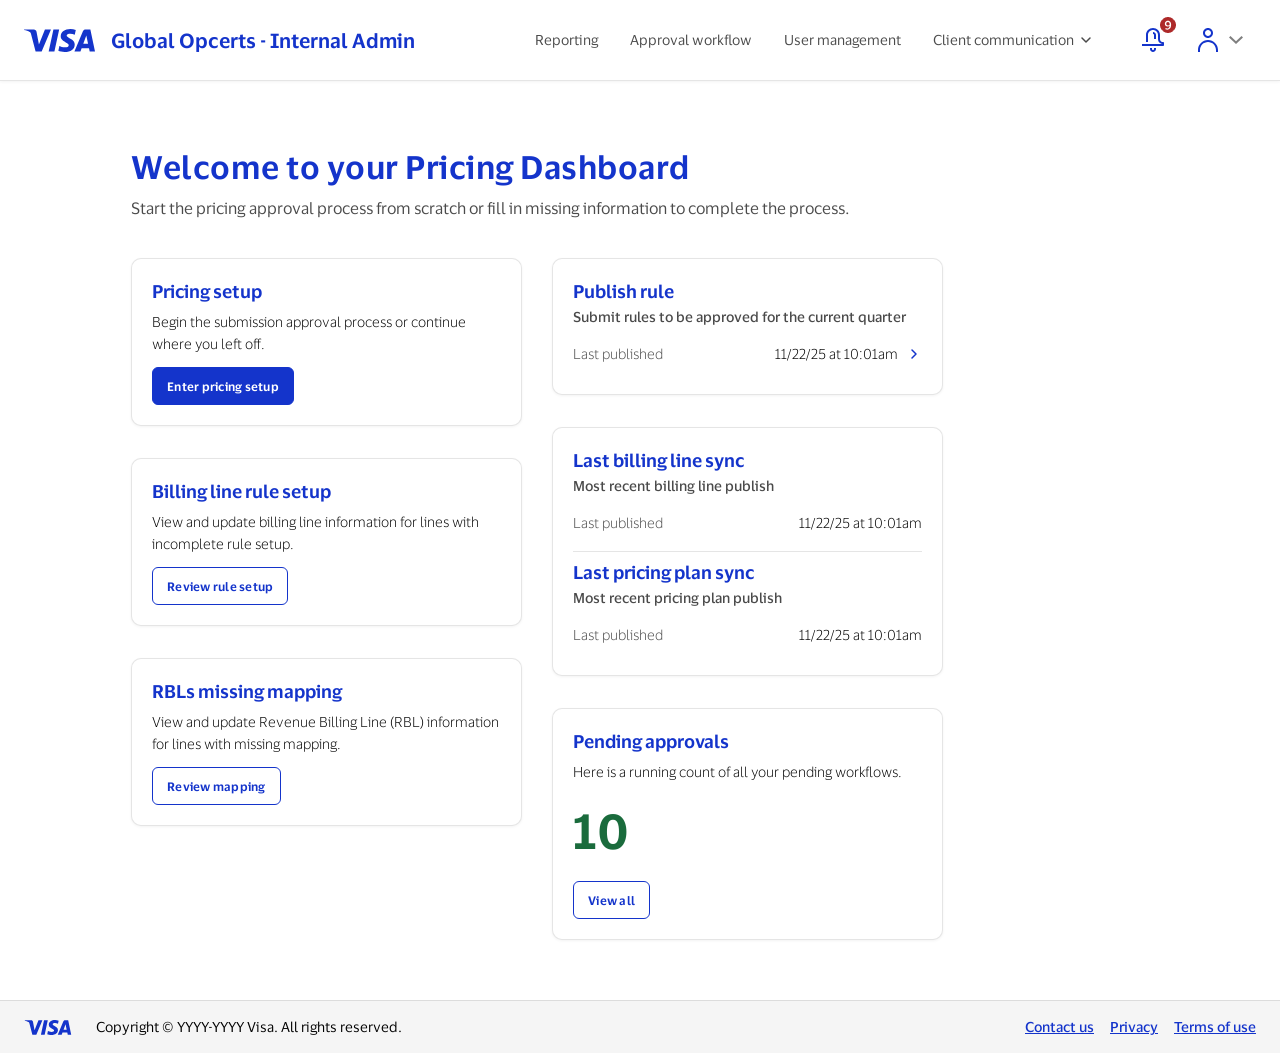
<file: index.html>
<!DOCTYPE html>
<html lang="en">
<head>
  <meta charset="UTF-8">
  <meta name="viewport" content="width=device-width, initial-scale=1.0">
  <title>Global Opcerts - Internal Admin</title>
  <link rel="stylesheet" href="styles.css">
</head>
<body>
  <!-- Navigation Bar -->
  <nav class="navbar">
    <div class="nav-content">
      <div class="nav-left">
        <div class="visa-logo">
          <svg viewBox="0 0 70.9714 22.9211" width="71" height="23" fill="none" xmlns="http://www.w3.org/2000/svg">
            <path fill-rule="evenodd" clip-rule="evenodd" d="M50.6986 15.3377C50.7123 11.8369 47.8134 10.3152 45.4937 9.09755C43.9358 8.27981 42.6393 7.59921 42.6617 6.54843C42.6781 5.75329 43.4371 4.90557 45.0931 4.692C47.0325 4.5045 48.9864 4.8451 50.7479 5.67771L51.7566 0.985714C50.0419 0.341244 48.2261 0.00745647 46.3943 0C40.7429 0 36.7376 3.013 36.7014 7.33043C36.6653 10.5143 39.5501 12.3017 41.7286 13.363C43.9629 14.4473 44.7153 15.1439 44.7054 16.1164C44.7054 17.6049 42.9213 18.2587 41.2751 18.285C38.4794 18.3296 36.8224 17.5564 35.5085 16.9434L35.3839 16.8853L34.3357 21.7416C35.6763 22.3593 38.1504 22.8949 40.7166 22.9211C46.7393 22.9211 50.6821 19.9443 50.7019 15.3377H50.6986ZM26.9429 0.404143L17.6541 22.5729H11.592L7.02157 4.88257C6.74229 3.79171 6.50243 3.39414 5.658 2.93414C4.27143 2.18829 2.00429 1.48514 0 1.04814L0.138 0.391H9.89329C11.2059 0.396383 12.3201 1.35458 12.5219 2.65157L14.9369 15.4823L20.9234 0.404143H26.9429ZM70.9714 22.5663H65.6683L64.975 19.2641H57.6183L56.4223 22.5729H50.4029L59.0016 2.03057C59.409 1.04254 60.3741 0.399575 61.4429 0.404143H66.3419L70.9714 22.5663ZM59.2677 14.72L62.2873 6.394L64.0254 14.72H59.2677ZM30.3994 22.5729L35.1571 0.404143H29.4071L24.6626 22.5729H30.3994Z" fill="#1434CB"/>
          </svg>
        </div>
        <span class="app-name">Global Opcerts - Internal Admin</span>
      </div>
      <div class="nav-right">
        <div class="nav-tabs">
          <a href="#" class="nav-tab">Reporting</a>
          <a href="#" class="nav-tab">Approval workflow</a>
          <a href="#" class="nav-tab">User management</a>
          <a href="#" class="nav-tab has-dropdown">
            Client communication
            <svg class="chevron-down" width="16" height="16" viewBox="0 0 16 16" fill="none">
              <path d="M4 6L8 10L12 6" stroke="currentColor" stroke-width="1.5" stroke-linecap="round" stroke-linejoin="round"/>
            </svg>
          </a>
        </div>
        <div class="nav-icons">
          <button class="icon-btn notification-btn">
            <svg width="46" height="46" viewBox="0 0 46 46" fill="none" xmlns="http://www.w3.org/2000/svg">
              <g opacity="0.01"><rect width="1" height="1" transform="translate(24 12)" fill="#1434CB"/></g>
              <path d="M23 11C26.866 11 30 14.134 30 18V22C30 23.274 30.5082 23.9741 31.084 24.3887C31.7108 24.84 32.4934 25 33 25C33.5523 25 34 25.4477 34 26V28C34 28.5523 33.5523 29 33 29H12V27H32V26.8975C31.3333 26.766 30.5876 26.4952 29.916 26.0117C28.8252 25.2263 28 23.9259 28 22V18C28 15.2386 25.7614 13 23 13C20.2386 13 18 15.2386 18 18V25H16V18C16 14.134 19.134 11 23 11ZM23 15C24.6569 15 26 16.3431 26 18V22H24V18C24 17.4477 23.5523 17 23 17V15Z" fill="#1434CB"/>
              <path d="M26 32C26 33.6569 24.6569 35 23 35C21.3431 35 20 33.6569 20 32V31H22V32C22 32.5523 22.4477 33 23 33C23.5523 33 24 32.5523 24 32V31H26V32Z" fill="#1434CB"/>
              <path d="M38 0.5C42.1421 0.5 45.5 3.85786 45.5 8C45.5 12.1421 42.1421 15.5 38 15.5C33.8579 15.5 30.5 12.1421 30.5 8C30.5 3.85786 33.8579 0.5 38 0.5Z" fill="#AD2929"/>
              <path d="M38 0.5C42.1421 0.5 45.5 3.85786 45.5 8C45.5 12.1421 42.1421 15.5 38 15.5C33.8579 15.5 30.5 12.1421 30.5 8C30.5 3.85786 33.8579 0.5 38 0.5Z" stroke="#AD2929"/>
              <path d="M41.1151 7.4C41.1151 9.168 40.7711 10.492 40.0831 11.372C39.3951 12.244 38.4391 12.68 37.2151 12.68C36.8631 12.68 36.5391 12.64 36.2431 12.56C35.9551 12.488 35.7311 12.4 35.5711 12.296L35.4631 11.048H35.5831C35.9671 11.368 36.4991 11.528 37.1791 11.528C37.6191 11.528 38.0071 11.432 38.3431 11.24C38.6791 11.048 38.9551 10.736 39.1711 10.304C39.3871 9.864 39.5311 9.276 39.6031 8.54C39.4031 8.82 39.1071 9.044 38.7151 9.212C38.3311 9.372 37.9311 9.452 37.5151 9.452C36.7151 9.452 36.0711 9.224 35.5831 8.768C35.1031 8.312 34.8631 7.628 34.8631 6.716C34.8631 6.188 34.9791 5.7 35.2111 5.252C35.4431 4.796 35.7831 4.432 36.2311 4.16C36.6871 3.888 37.2391 3.752 37.8871 3.752C38.5031 3.752 39.0511 3.888 39.5311 4.16C40.0191 4.432 40.4031 4.84 40.6831 5.384C40.9711 5.92 41.1151 6.592 41.1151 7.4ZM36.2671 6.704C36.2671 7.288 36.4071 7.728 36.6871 8.024C36.9751 8.32 37.3871 8.468 37.9231 8.468C38.2751 8.468 38.6031 8.392 38.9071 8.24C39.2111 8.088 39.4591 7.9 39.6511 7.676C39.6511 7.628 39.6511 7.58 39.6511 7.532C39.6591 7.476 39.6631 7.424 39.6631 7.376C39.6631 6.512 39.4911 5.884 39.1471 5.492C38.8031 5.1 38.3911 4.904 37.9111 4.904C37.3591 4.904 36.9471 5.072 36.6751 5.408C36.4031 5.736 36.2671 6.168 36.2671 6.704Z" fill="white"/>
            </svg>
          </button>
          <button class="icon-btn account-btn">
            <svg width="72" height="46" viewBox="0 0 72 46" fill="none" xmlns="http://www.w3.org/2000/svg">
              <g opacity="0.01"><rect width="1" height="1" transform="translate(22 19)" fill="#1434CB"/></g>
              <path d="M24 23C29.5228 23 34 27.4772 34 33V35H32V33C32 28.5817 28.4183 25 24 25C19.5817 25 16 28.5817 16 33V35H14V33C14 27.4772 18.4772 23 24 23Z" fill="#1434CB"/>
              <path d="M24 11C26.7614 11 29 13.2386 29 16C29 18.7614 26.7614 21 24 21C21.2386 21 19 18.7614 19 16C19 13.2386 21.2386 11 24 11ZM24 13C22.3431 13 21 14.3431 21 16C21 17.6569 22.3431 19 24 19C25.6569 19 27 17.6569 27 16C27 14.3431 25.6569 13 24 13Z" fill="#1434CB"/>
              <g opacity="0.01"><rect width="1" height="1" transform="translate(51 24.9995)" fill="black" fill-opacity="0.5"/></g>
              <path d="M45 20.3936L46.4756 19L52 24.2139L57.5244 19L59 20.3936L52 27L45 20.3936Z" fill="black" fill-opacity="0.5"/>
            </svg>
          </button>
        </div>
      </div>
    </div>
  </nav>

  <!-- Main Content -->
  <main class="main-content">
    <div class="page-header">
      <h1 class="welcome-heading">Welcome to your Pricing Dashboard</h1>
      <p class="welcome-subtitle">Start the pricing approval process from scratch or fill in missing information to complete the process.</p>
    </div>

    <div class="dashboard-grid">
      <!-- Left Column -->
      <div class="left-column">
        <!-- Pricing Setup Card -->
        <div class="card category-card">
          <h3 class="card-headline">Pricing setup</h3>
          <p class="card-body">Begin the submission approval process or continue where you left off.</p>
          <div class="card-actions">
            <a href="pricing-proposal.html" class="btn btn-primary">Enter pricing setup</a>
          </div>
        </div>

        <!-- Billing Line Rule Setup Card -->
        <div class="card category-card">
          <h3 class="card-headline">Billing line rule setup</h3>
          <p class="card-body">View and update billing line information for lines with incomplete rule setup.</p>
          <div class="card-actions">
            <a href="billing-line-review.html" class="btn btn-secondary">Review rule setup</a>
          </div>
        </div>

        <!-- RBLs Missing Mapping Card -->
        <div class="card category-card">
          <h3 class="card-headline">RBLs missing mapping</h3>
          <p class="card-body">View and update Revenue Billing Line (RBL) information for lines with missing mapping.</p>
          <div class="card-actions">
            <a href="billing-line-review.html#rbls-missing-mapping" class="btn btn-secondary">Review mapping</a>
          </div>
        </div>
      </div>

      <!-- Right Column -->
      <div class="right-column">
        <!-- Publish Rule Card -->
        <div class="card clickable-card">
          <div class="clickable-header">
            <span class="clickable-headline">
              Publish rule
            </span>
            <p class="clickable-subtitle">Submit rules to be approved for the current quarter</p>
          </div>
          <div class="clickthrough-item">
            <span class="clickthrough-label">Last published</span>
            <span class="clickthrough-value">11/22/25 at 10:01am</span>
            <svg class="clickthrough-arrow" width="16" height="16" viewBox="0 0 16 16" fill="none">
              <path d="M6 12L10 8L6 4" stroke="#1434CB" stroke-width="1.5" stroke-linecap="round" stroke-linejoin="round"/>
            </svg>
          </div>
        </div>

        <!-- Last Billing Line Sync + Last Pricing Plan Sync Card -->
        <div class="card clickable-card combined-card">
          <div class="combined-section">
            <div class="clickable-header">
              <span class="clickable-headline">
                Last billing line sync
              </span>
              <p class="clickable-subtitle">Most recent billing line publish</p>
            </div>
            <div class="clickthrough-item">
              <span class="clickthrough-label">Last published</span>
              <span class="clickthrough-value">11/22/25 at 10:01am</span>
            </div>
          </div>
          <div class="combined-divider"></div>
          <div class="combined-section">
            <div class="clickable-header">
              <span class="clickable-headline">
                Last pricing plan sync
              </span>
              <p class="clickable-subtitle">Most recent pricing plan publish</p>
            </div>
            <div class="clickthrough-item">
              <span class="clickthrough-label">Last published</span>
              <span class="clickthrough-value">11/22/25 at 10:01am</span>
            </div>
          </div>
        </div>

        <!-- Pending Approvals Card -->
        <div class="card dashboard-card">
          <h3 class="card-headline">Pending approvals</h3>
          <p class="card-body">Here is a running count of all your pending workflows.</p>
          <div class="dashboard-value">10</div>
          <div class="card-actions">
            <button class="btn btn-secondary">View all</button>
          </div>
        </div>
      </div>
    </div>
  </main>

  <!-- Footer -->
  <footer class="footer">
    <div class="footer-content">
      <div class="footer-left">
        <div class="visa-logo footer-logo">
          <svg viewBox="0 0 70.9714 22.9211" width="48" height="15" fill="none" xmlns="http://www.w3.org/2000/svg">
            <path fill-rule="evenodd" clip-rule="evenodd" d="M50.6986 15.3377C50.7123 11.8369 47.8134 10.3152 45.4937 9.09755C43.9358 8.27981 42.6393 7.59921 42.6617 6.54843C42.6781 5.75329 43.4371 4.90557 45.0931 4.692C47.0325 4.5045 48.9864 4.8451 50.7479 5.67771L51.7566 0.985714C50.0419 0.341244 48.2261 0.00745647 46.3943 0C40.7429 0 36.7376 3.013 36.7014 7.33043C36.6653 10.5143 39.5501 12.3017 41.7286 13.363C43.9629 14.4473 44.7153 15.1439 44.7054 16.1164C44.7054 17.6049 42.9213 18.2587 41.2751 18.285C38.4794 18.3296 36.8224 17.5564 35.5085 16.9434L35.3839 16.8853L34.3357 21.7416C35.6763 22.3593 38.1504 22.8949 40.7166 22.9211C46.7393 22.9211 50.6821 19.9443 50.7019 15.3377H50.6986ZM26.9429 0.404143L17.6541 22.5729H11.592L7.02157 4.88257C6.74229 3.79171 6.50243 3.39414 5.658 2.93414C4.27143 2.18829 2.00429 1.48514 0 1.04814L0.138 0.391H9.89329C11.2059 0.396383 12.3201 1.35458 12.5219 2.65157L14.9369 15.4823L20.9234 0.404143H26.9429ZM70.9714 22.5663H65.6683L64.975 19.2641H57.6183L56.4223 22.5729H50.4029L59.0016 2.03057C59.409 1.04254 60.3741 0.399575 61.4429 0.404143H66.3419L70.9714 22.5663ZM59.2677 14.72L62.2873 6.394L64.0254 14.72H59.2677ZM30.3994 22.5729L35.1571 0.404143H29.4071L24.6626 22.5729H30.3994Z" fill="#1434CB"/>
          </svg>
        </div>
        <span class="footer-copyright">Copyright &copy; YYYY-YYYY Visa. All rights reserved.</span>
      </div>
      <div class="footer-links">
        <a href="javascript:void(0)">Contact us</a>
        <a href="javascript:void(0)">Privacy</a>
        <a href="javascript:void(0)">Terms of use</a>
      </div>
    </div>
  </footer>
</body>
</html>
</file>
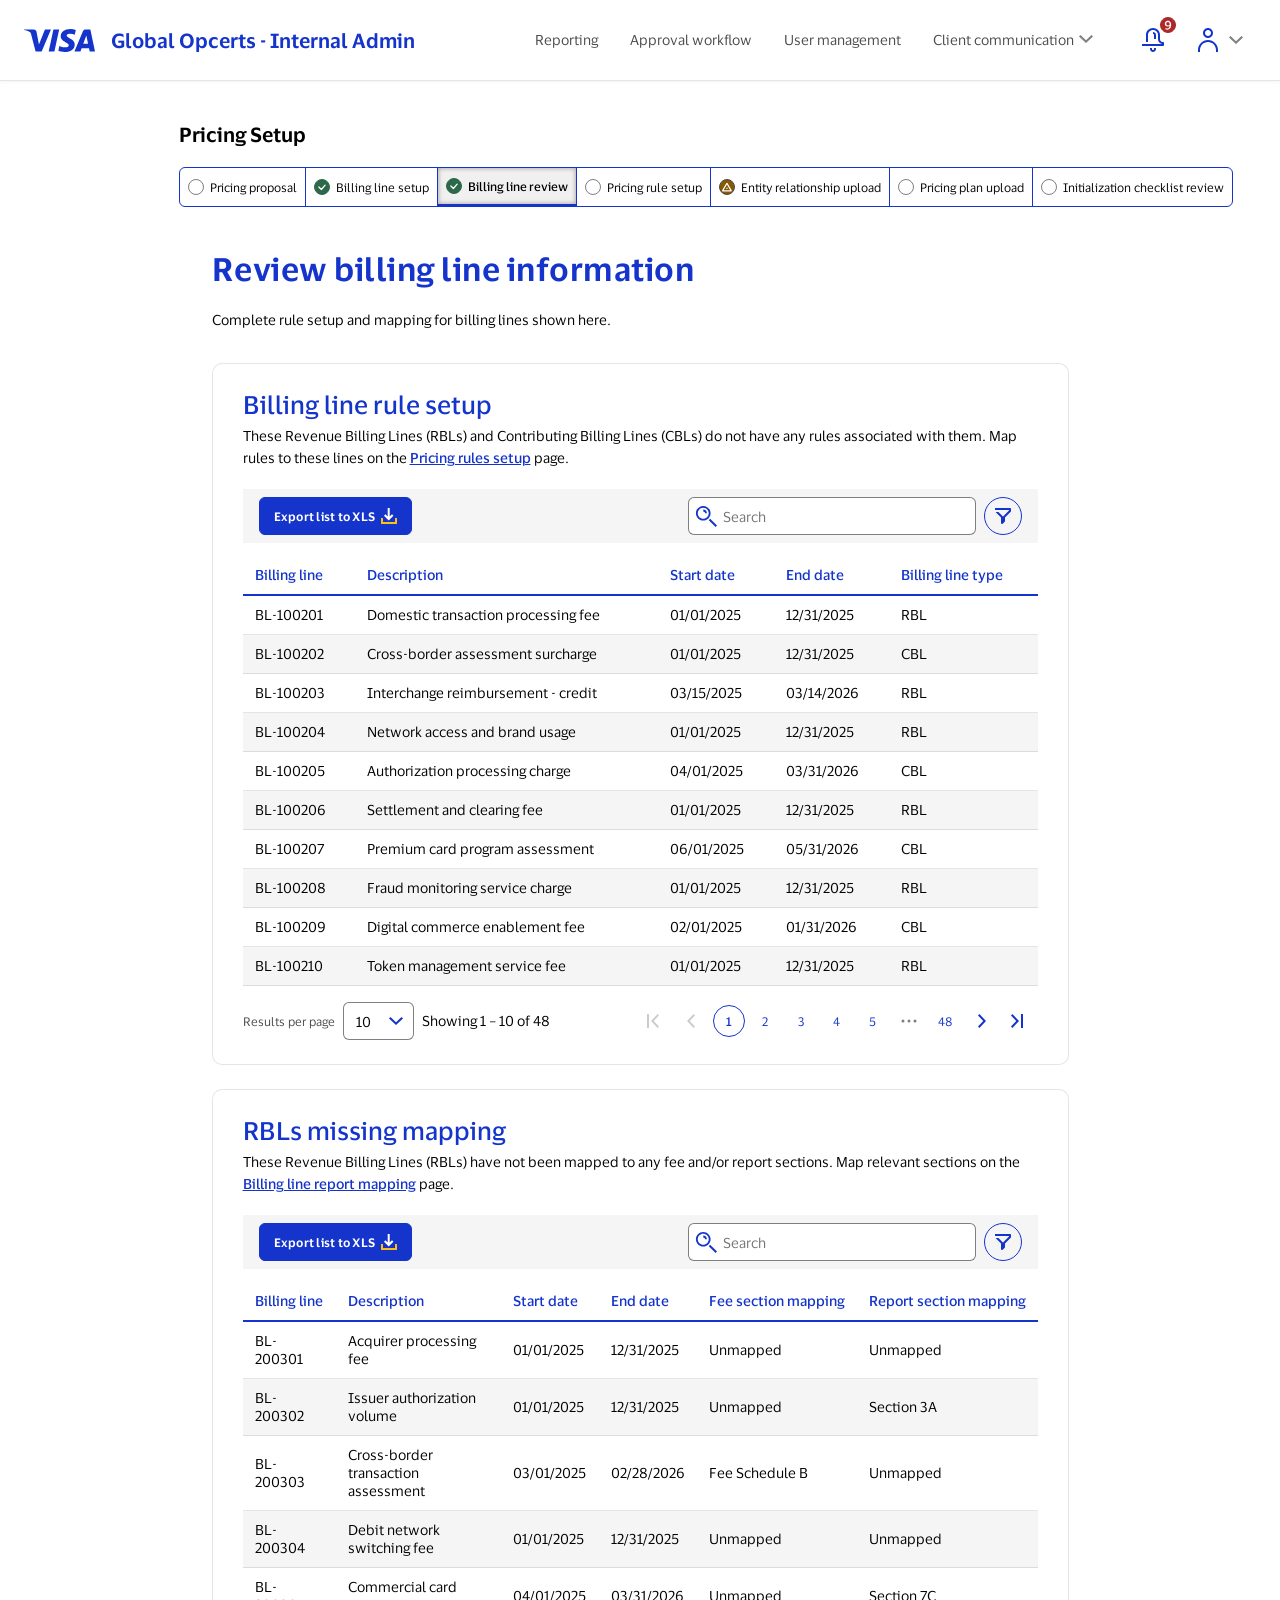
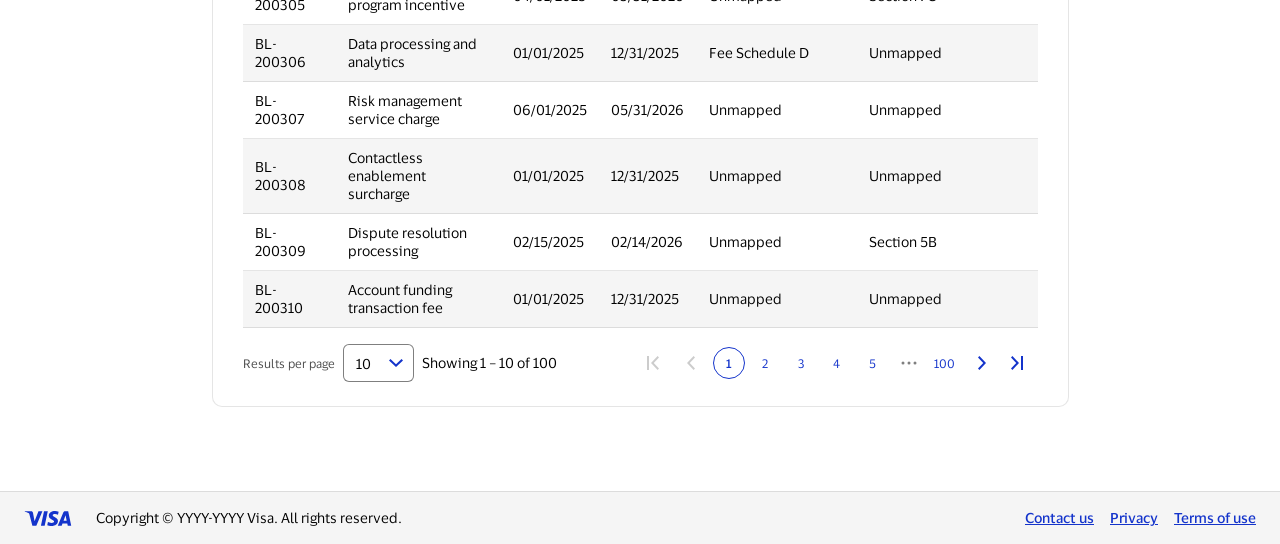
<file: billing-line-review.html>
<!DOCTYPE html>
<html lang="en">
<head>
  <meta charset="UTF-8">
  <meta name="viewport" content="width=device-width, initial-scale=1.0">
  <title>Billing Line Review - Global Opcerts</title>
  <link rel="stylesheet" href="styles.css">
</head>
<body>
  <!-- Navigation Bar -->
  <nav class="navbar">
    <div class="nav-content">
      <div class="nav-left">
        <a href="index.html" class="visa-logo">
          <svg viewBox="0 0 70.9714 22.9211" width="71" height="23" fill="none" xmlns="http://www.w3.org/2000/svg">
            <path fill-rule="evenodd" clip-rule="evenodd" d="M50.6986 15.3377C50.7123 11.8369 47.8134 10.3152 45.4937 9.09755C43.9358 8.27981 42.6393 7.59921 42.6617 6.54843C42.6781 5.75329 43.4371 4.90557 45.0931 4.692C47.0325 4.5045 48.9864 4.8451 50.7479 5.67771L51.7566 0.985714C50.0419 0.341244 48.2261 0.00745647 46.3943 0C40.7429 0 36.7376 3.013 36.7014 7.33043C36.6653 10.5143 39.5501 12.3017 41.7286 13.363C43.9629 14.4473 44.7153 15.1439 44.7054 16.1164C44.7054 17.6049 42.9213 18.2587 41.2751 18.285C38.4794 18.3296 36.8224 17.5564 35.5085 16.9434L35.3839 16.8853L34.3357 21.7416C35.6763 22.3593 38.1504 22.8949 40.7166 22.9211C46.7393 22.9211 50.6821 19.9443 50.7019 15.3377H50.6986ZM26.9429 0.404143L17.6541 22.5729H11.592L7.02157 4.88257C6.74229 3.79171 6.50243 3.39414 5.658 2.93414C4.27143 2.18829 2.00429 1.48514 0 1.04814L0.138 0.391H9.89329C11.2059 0.396383 12.3201 1.35458 12.5219 2.65157L14.9369 15.4823L20.9234 0.404143H26.9429ZM70.9714 22.5663H65.6683L64.975 19.2641H57.6183L56.4223 22.5729H50.4029L59.0016 2.03057C59.409 1.04254 60.3741 0.399575 61.4429 0.404143H66.3419L70.9714 22.5663ZM59.2677 14.72L62.2873 6.394L64.0254 14.72H59.2677ZM30.3994 22.5729L35.1571 0.404143H29.4071L24.6626 22.5729H30.3994Z" fill="#1434CB"/>
          </svg>
        </a>
        <span class="app-name">Global Opcerts - Internal Admin</span>
      </div>
      <div class="nav-right">
        <div class="nav-tabs">
          <a href="#" class="nav-tab">Reporting</a>
          <a href="#" class="nav-tab">Approval workflow</a>
          <a href="#" class="nav-tab">User management</a>
          <a href="#" class="nav-tab has-dropdown">
            Client communication
            <svg class="chevron-down" width="16" height="16" viewBox="0 0 16 16" fill="none" xmlns="http://www.w3.org/2000/svg">
              <path d="M1 4.3936L2.4756 3L8 8.2139L13.5244 3L15 4.3936L8 11L1 4.3936Z" fill="black" fill-opacity="0.5"/>
            </svg>
          </a>
        </div>
        <div class="nav-icons">
          <button class="icon-btn notification-btn">
            <svg width="46" height="46" viewBox="0 0 46 46" fill="none" xmlns="http://www.w3.org/2000/svg">
              <g opacity="0.01"><rect width="1" height="1" transform="translate(24 12)" fill="#1434CB"/></g>
              <path d="M23 11C26.866 11 30 14.134 30 18V22C30 23.274 30.5082 23.9741 31.084 24.3887C31.7108 24.84 32.4934 25 33 25C33.5523 25 34 25.4477 34 26V28C34 28.5523 33.5523 29 33 29H12V27H32V26.8975C31.3333 26.766 30.5876 26.4952 29.916 26.0117C28.8252 25.2263 28 23.9259 28 22V18C28 15.2386 25.7614 13 23 13C20.2386 13 18 15.2386 18 18V25H16V18C16 14.134 19.134 11 23 11ZM23 15C24.6569 15 26 16.3431 26 18V22H24V18C24 17.4477 23.5523 17 23 17V15Z" fill="#1434CB"/>
              <path d="M26 32C26 33.6569 24.6569 35 23 35C21.3431 35 20 33.6569 20 32V31H22V32C22 32.5523 22.4477 33 23 33C23.5523 33 24 32.5523 24 32V31H26V32Z" fill="#1434CB"/>
              <path d="M38 0.5C42.1421 0.5 45.5 3.85786 45.5 8C45.5 12.1421 42.1421 15.5 38 15.5C33.8579 15.5 30.5 12.1421 30.5 8C30.5 3.85786 33.8579 0.5 38 0.5Z" fill="#AD2929"/>
              <path d="M38 0.5C42.1421 0.5 45.5 3.85786 45.5 8C45.5 12.1421 42.1421 15.5 38 15.5C33.8579 15.5 30.5 12.1421 30.5 8C30.5 3.85786 33.8579 0.5 38 0.5Z" stroke="#AD2929"/>
              <path d="M41.1151 7.4C41.1151 9.168 40.7711 10.492 40.0831 11.372C39.3951 12.244 38.4391 12.68 37.2151 12.68C36.8631 12.68 36.5391 12.64 36.2431 12.56C35.9551 12.488 35.7311 12.4 35.5711 12.296L35.4631 11.048H35.5831C35.9671 11.368 36.4991 11.528 37.1791 11.528C37.6191 11.528 38.0071 11.432 38.3431 11.24C38.6791 11.048 38.9551 10.736 39.1711 10.304C39.3871 9.864 39.5311 9.276 39.6031 8.54C39.4031 8.82 39.1071 9.044 38.7151 9.212C38.3311 9.372 37.9311 9.452 37.5151 9.452C36.7151 9.452 36.0711 9.224 35.5831 8.768C35.1031 8.312 34.8631 7.628 34.8631 6.716C34.8631 6.188 34.9791 5.7 35.2111 5.252C35.4431 4.796 35.7831 4.432 36.2311 4.16C36.6871 3.888 37.2391 3.752 37.8871 3.752C38.5031 3.752 39.0511 3.888 39.5311 4.16C40.0191 4.432 40.4031 4.84 40.6831 5.384C40.9711 5.92 41.1151 6.592 41.1151 7.4ZM36.2671 6.704C36.2671 7.288 36.4071 7.728 36.6871 8.024C36.9751 8.32 37.3871 8.468 37.9231 8.468C38.2751 8.468 38.6031 8.392 38.9071 8.24C39.2111 8.088 39.4591 7.9 39.6511 7.676C39.6511 7.628 39.6511 7.58 39.6511 7.532C39.6591 7.476 39.6631 7.424 39.6631 7.376C39.6631 6.512 39.4911 5.884 39.1471 5.492C38.8031 5.1 38.3911 4.904 37.9111 4.904C37.3591 4.904 36.9471 5.072 36.6751 5.408C36.4031 5.736 36.2671 6.168 36.2671 6.704Z" fill="white"/>
            </svg>
          </button>
          <button class="icon-btn account-btn">
            <svg width="72" height="46" viewBox="0 0 72 46" fill="none" xmlns="http://www.w3.org/2000/svg">
              <g opacity="0.01"><rect width="1" height="1" transform="translate(22 19)" fill="#1434CB"/></g>
              <path d="M24 23C29.5228 23 34 27.4772 34 33V35H32V33C32 28.5817 28.4183 25 24 25C19.5817 25 16 28.5817 16 33V35H14V33C14 27.4772 18.4772 23 24 23Z" fill="#1434CB"/>
              <path d="M24 11C26.7614 11 29 13.2386 29 16C29 18.7614 26.7614 21 24 21C21.2386 21 19 18.7614 19 16C19 13.2386 21.2386 11 24 11ZM24 13C22.3431 13 21 14.3431 21 16C21 17.6569 22.3431 19 24 19C25.6569 19 27 17.6569 27 16C27 14.3431 25.6569 13 24 13Z" fill="#1434CB"/>
              <g opacity="0.01"><rect width="1" height="1" transform="translate(51 24.9995)" fill="black" fill-opacity="0.5"/></g>
              <path d="M45 20.3936L46.4756 19L52 24.2139L57.5244 19L59 20.3936L52 27L45 20.3936Z" fill="black" fill-opacity="0.5"/>
            </svg>
          </button>
        </div>
      </div>
    </div>
  </nav>

  <div class="setup-content">
    <div class="setup-header">
      <h2 class="setup-title">Pricing Setup</h2>
    </div>

    <!-- Step Indicator -->
    <div class="step-indicator">
      <a href="pricing-proposal.html" class="step-item">
        <span class="step-icon empty"></span>
        Pricing proposal
      </a>
      <a href="#" class="step-item">
        <span class="step-icon complete">
          <svg width="10" height="10" viewBox="0 0 16 16" fill="none"><path d="M3 8l4 4 6-7" stroke="white" stroke-width="2" stroke-linecap="round" stroke-linejoin="round"/></svg>
        </span>
        Billing line setup
      </a>
      <a href="billing-line-review.html" class="step-item active">
        <span class="step-icon complete">
          <svg width="10" height="10" viewBox="0 0 16 16" fill="none"><path d="M3 8l4 4 6-7" stroke="white" stroke-width="2" stroke-linecap="round" stroke-linejoin="round"/></svg>
        </span>
        Billing line review
      </a>
      <a href="pricing-rule-setup.html" class="step-item">
        <span class="step-icon empty"></span>
        Pricing rule setup
      </a>
      <a href="entity-relationship-upload.html" class="step-item">
        <span class="step-icon warning">
          <svg width="10" height="9" viewBox="0 0 10 9" fill="none" xmlns="http://www.w3.org/2000/svg"><path d="M5.6 6H4.4V4.8H5.6V6Z" fill="white"/><path d="M9.83008 7.5L9.29004 8.43945H0.540039L0 7.5L4.375 0H5.45508L9.83008 7.5ZM1.62793 7.18945H8.20215L4.91504 1.55566L1.62793 7.18945Z" fill="white"/></svg>
        </span>
        Entity relationship upload
      </a>
      <a href="#" class="step-item">
        <span class="step-icon empty"></span>
        Pricing plan upload
      </a>
      <a href="#" class="step-item">
        <span class="step-icon empty"></span>
        Initialization checklist review
      </a>
    </div>

    <!-- Page Content -->
    <div class="page-content-centered" style="max-width: 857px;">
    <h1 class="section-heading">Review billing line information</h1>
    <p class="section-subtitle">Complete rule setup and mapping for billing lines shown here.</p>

    <!-- Billing Line Rule Setup Table -->
    <div class="table-card table-card-rule-setup">
      <h3 class="table-card-title">Billing line rule setup</h3>
      <p class="table-card-desc">These Revenue Billing Lines (RBLs) and Contributing Billing Lines (CBLs) do not have any rules associated with them. Map rules to these lines on the <a href="pricing-rule-setup.html">Pricing rules setup</a> page.</p>

      <div class="table-toolbar">
        <button class="btn btn-primary">
          Export list to XLS
          <svg width="16" height="16" viewBox="0 0 16 16" fill="none" xmlns="http://www.w3.org/2000/svg">
            <path d="M16 16H0V10H2V14H14V10H16V16Z" fill="#FCC015"/>
            <path d="M8.707 8.5859L11 6.293L12.414 7.707L7.707 12.4141L3 7.707L4.414 6.293L6.707 8.5859V0H8.707V8.5859Z" fill="white"/>
          </svg>
        </button>
        <div class="toolbar-trailing">
          <div class="table-search">
            <svg width="22" height="22" viewBox="0 0 22 22" fill="none" xmlns="http://www.w3.org/2000/svg">
              <g clip-path="url(#clip0_57097_3349)">
                <path d="M22 20.6084L20.6084 22L13.75 15.1416C14.2588 14.725 14.725 14.2588 15.1416 13.75L22 20.6084ZM8.25 4.58301C10.2718 4.58301 11.917 6.22823 11.917 8.25H10.083C10.083 7.23889 9.26111 6.41699 8.25 6.41699V4.58301Z" fill="#1434CB"/>
                <path d="M8.25 0.916992C12.2935 0.916992 15.583 4.20646 15.583 8.25C15.583 12.2935 12.2935 15.583 8.25 15.583C4.20646 15.583 0.916992 12.2935 0.916992 8.25C0.916992 4.20646 4.20646 0.916992 8.25 0.916992ZM8.25 2.75C5.21713 2.75 2.75 5.21713 2.75 8.25C2.75 11.2829 5.21713 13.75 8.25 13.75C11.2829 13.75 13.75 11.2829 13.75 8.25C13.75 5.21713 11.2829 2.75 8.25 2.75Z" fill="#1434CB"/>
              </g>
              <defs>
                <clipPath id="clip0_57097_3349">
                  <rect width="22" height="22" fill="white"/>
                </clipPath>
              </defs>
            </svg>
            <input type="text" placeholder="Search">
          </div>
          <button class="filter-btn">
            <svg width="38" height="38" viewBox="0 0 38 38" fill="none" xmlns="http://www.w3.org/2000/svg">
              <path d="M19 0.5C29.2173 0.5 37.5 8.78273 37.5 19C37.5 29.2173 29.2173 37.5 19 37.5C8.78273 37.5 0.5 29.2173 0.5 19C0.5 8.78273 8.78273 0.5 19 0.5Z" stroke="#1434CB"/>
              <g clip-path="url(#clip0_57097_3361)">
                <path d="M26 11C26.5523 11 27 11.4477 27 12V14C27 14.2652 26.8946 14.5195 26.707 14.707L21 20.4141V24C21 24.2652 20.8946 24.5195 20.707 24.707L18.707 26.707C18.421 26.993 17.9909 27.0786 17.6172 26.9238C17.2436 26.769 17 26.4044 17 26V20.4141L11.5859 15H14.4141L18.707 19.293C18.8946 19.4805 19 19.7348 19 20C19 19.7348 19.1054 19.4805 19.293 19.293L25 13.5859V13H11V11H26Z" fill="#1434CB"/>
              </g>
              <defs>
                <clipPath id="clip0_57097_3361">
                  <rect width="16" height="16" fill="white" transform="translate(11 11)"/>
                </clipPath>
              </defs>
            </svg>
          </button>
        </div>
      </div>

      <table class="data-table">
        <thead>
          <tr>
            <th>Billing line</th>
            <th>Description</th>
            <th>Start date</th>
            <th>End date</th>
            <th>Billing line type</th>
          </tr>
        </thead>
        <tbody>
          <tr><td>BL-100201</td><td>Domestic transaction processing fee</td><td>01/01/2025</td><td>12/31/2025</td><td>RBL</td></tr>
          <tr><td>BL-100202</td><td>Cross-border assessment surcharge</td><td>01/01/2025</td><td>12/31/2025</td><td>CBL</td></tr>
          <tr><td>BL-100203</td><td>Interchange reimbursement - credit</td><td>03/15/2025</td><td>03/14/2026</td><td>RBL</td></tr>
          <tr><td>BL-100204</td><td>Network access and brand usage</td><td>01/01/2025</td><td>12/31/2025</td><td>RBL</td></tr>
          <tr><td>BL-100205</td><td>Authorization processing charge</td><td>04/01/2025</td><td>03/31/2026</td><td>CBL</td></tr>
          <tr><td>BL-100206</td><td>Settlement and clearing fee</td><td>01/01/2025</td><td>12/31/2025</td><td>RBL</td></tr>
          <tr><td>BL-100207</td><td>Premium card program assessment</td><td>06/01/2025</td><td>05/31/2026</td><td>CBL</td></tr>
          <tr><td>BL-100208</td><td>Fraud monitoring service charge</td><td>01/01/2025</td><td>12/31/2025</td><td>RBL</td></tr>
          <tr><td>BL-100209</td><td>Digital commerce enablement fee</td><td>02/01/2025</td><td>01/31/2026</td><td>CBL</td></tr>
          <tr><td>BL-100210</td><td>Token management service fee</td><td>01/01/2025</td><td>12/31/2025</td><td>RBL</td></tr>
        </tbody>
      </table>

      <div class="table-pagination">
        <div class="pagination-left">
          <span>Results per page</span>
          <select><option>10</option><option>25</option><option>50</option></select>
          <span class="pagination-range">Showing 1 &ndash; 10 of 48</span>
        </div>
        <div class="pagination-right">
          <button class="page-btn nav-btn disabled">
            <svg width="24" height="24" viewBox="0 0 24 24" fill="none"><path d="M4 5v14H2V5H4ZM14 6.476L8.786 12 14 17.524 12.606 19 6 12l6.606-7L14 6.476Z" fill="black" fill-opacity="0.2"/></svg>
          </button>
          <button class="page-btn nav-btn disabled">
            <svg width="24" height="24" viewBox="0 0 24 24" fill="none"><path d="M14 6.476L8.786 12 14 17.524 12.606 19 6 12l6.606-7L14 6.476Z" fill="black" fill-opacity="0.2"/></svg>
          </button>
          <button class="page-btn active">1</button>
          <button class="page-btn">2</button>
          <button class="page-btn">3</button>
          <button class="page-btn">4</button>
          <button class="page-btn">5</button>
          <span class="pagination-ellipsis">
            <svg width="16" height="4" viewBox="0 0 16 4" fill="none"><circle cx="2" cy="2" r="1.5" fill="black" fill-opacity="0.5"/><circle cx="8" cy="2" r="1.5" fill="black" fill-opacity="0.5"/><circle cx="14" cy="2" r="1.5" fill="black" fill-opacity="0.5"/></svg>
          </span>
          <button class="page-btn">48</button>
          <button class="page-btn nav-btn">
            <svg width="24" height="24" viewBox="0 0 24 24" fill="none"><path d="M17 12l-6.606 7L9 17.524 14.214 12 9 6.476 10.394 5 17 12Z" fill="#1434CB"/></svg>
          </button>
          <button class="page-btn nav-btn">
            <svg width="16" height="16" viewBox="0 0 16 16" fill="none" xmlns="http://www.w3.org/2000/svg"><path d="M10 8L3.39551 15L2 13.5244L7.20898 8L2 2.47559L3.39551 1L10 8ZM14 1V15H12V1H14Z" fill="#1434CB"/></svg>
          </button>
        </div>
      </div>
    </div>

    <!-- RBLs Missing Mapping Table -->
    <div id="rbls-missing-mapping" class="table-card table-card-rbl-mapping">
      <h3 class="table-card-title">RBLs missing mapping</h3>
      <p class="table-card-desc">These Revenue Billing Lines (RBLs) have not been mapped to any fee and/or report sections. Map relevant sections on the <a href="javascript:void(0)">Billing line report mapping</a> page.</p>

      <div class="table-toolbar">
        <button class="btn btn-primary">
          Export list to XLS
          <svg width="16" height="16" viewBox="0 0 16 16" fill="none" xmlns="http://www.w3.org/2000/svg">
            <path d="M16 16H0V10H2V14H14V10H16V16Z" fill="#FCC015"/>
            <path d="M8.707 8.5859L11 6.293L12.414 7.707L7.707 12.4141L3 7.707L4.414 6.293L6.707 8.5859V0H8.707V8.5859Z" fill="white"/>
          </svg>
        </button>
        <div class="toolbar-trailing">
          <div class="table-search">
            <svg width="22" height="22" viewBox="0 0 22 22" fill="none" xmlns="http://www.w3.org/2000/svg">
              <g clip-path="url(#clip0_57097_3349)">
                <path d="M22 20.6084L20.6084 22L13.75 15.1416C14.2588 14.725 14.725 14.2588 15.1416 13.75L22 20.6084ZM8.25 4.58301C10.2718 4.58301 11.917 6.22823 11.917 8.25H10.083C10.083 7.23889 9.26111 6.41699 8.25 6.41699V4.58301Z" fill="#1434CB"/>
                <path d="M8.25 0.916992C12.2935 0.916992 15.583 4.20646 15.583 8.25C15.583 12.2935 12.2935 15.583 8.25 15.583C4.20646 15.583 0.916992 12.2935 0.916992 8.25C0.916992 4.20646 4.20646 0.916992 8.25 0.916992ZM8.25 2.75C5.21713 2.75 2.75 5.21713 2.75 8.25C2.75 11.2829 5.21713 13.75 8.25 13.75C11.2829 13.75 13.75 11.2829 13.75 8.25C13.75 5.21713 11.2829 2.75 8.25 2.75Z" fill="#1434CB"/>
              </g>
              <defs>
                <clipPath id="clip0_57097_3349">
                  <rect width="22" height="22" fill="white"/>
                </clipPath>
              </defs>
            </svg>
            <input type="text" placeholder="Search">
          </div>
          <button class="filter-btn">
            <svg width="38" height="38" viewBox="0 0 38 38" fill="none" xmlns="http://www.w3.org/2000/svg">
              <path d="M19 0.5C29.2173 0.5 37.5 8.78273 37.5 19C37.5 29.2173 29.2173 37.5 19 37.5C8.78273 37.5 0.5 29.2173 0.5 19C0.5 8.78273 8.78273 0.5 19 0.5Z" stroke="#1434CB"/>
              <g clip-path="url(#clip0_57097_3361)">
                <path d="M26 11C26.5523 11 27 11.4477 27 12V14C27 14.2652 26.8946 14.5195 26.707 14.707L21 20.4141V24C21 24.2652 20.8946 24.5195 20.707 24.707L18.707 26.707C18.421 26.993 17.9909 27.0786 17.6172 26.9238C17.2436 26.769 17 26.4044 17 26V20.4141L11.5859 15H14.4141L18.707 19.293C18.8946 19.4805 19 19.7348 19 20C19 19.7348 19.1054 19.4805 19.293 19.293L25 13.5859V13H11V11H26Z" fill="#1434CB"/>
              </g>
              <defs>
                <clipPath id="clip0_57097_3361">
                  <rect width="16" height="16" fill="white" transform="translate(11 11)"/>
                </clipPath>
              </defs>
            </svg>
          </button>
        </div>
      </div>

      <table class="data-table">
        <thead>
          <tr>
            <th>Billing line</th>
            <th>Description</th>
            <th>Start date</th>
            <th>End date</th>
            <th>Fee section mapping</th>
            <th>Report section mapping</th>
          </tr>
        </thead>
        <tbody>
          <tr><td>BL-200301</td><td>Acquirer processing fee</td><td>01/01/2025</td><td>12/31/2025</td><td>Unmapped</td><td>Unmapped</td></tr>
          <tr><td>BL-200302</td><td>Issuer authorization volume</td><td>01/01/2025</td><td>12/31/2025</td><td>Unmapped</td><td>Section 3A</td></tr>
          <tr><td>BL-200303</td><td>Cross-border transaction assessment</td><td>03/01/2025</td><td>02/28/2026</td><td>Fee Schedule B</td><td>Unmapped</td></tr>
          <tr><td>BL-200304</td><td>Debit network switching fee</td><td>01/01/2025</td><td>12/31/2025</td><td>Unmapped</td><td>Unmapped</td></tr>
          <tr><td>BL-200305</td><td>Commercial card program incentive</td><td>04/01/2025</td><td>03/31/2026</td><td>Unmapped</td><td>Section 7C</td></tr>
          <tr><td>BL-200306</td><td>Data processing and analytics</td><td>01/01/2025</td><td>12/31/2025</td><td>Fee Schedule D</td><td>Unmapped</td></tr>
          <tr><td>BL-200307</td><td>Risk management service charge</td><td>06/01/2025</td><td>05/31/2026</td><td>Unmapped</td><td>Unmapped</td></tr>
          <tr><td>BL-200308</td><td>Contactless enablement surcharge</td><td>01/01/2025</td><td>12/31/2025</td><td>Unmapped</td><td>Unmapped</td></tr>
          <tr><td>BL-200309</td><td>Dispute resolution processing</td><td>02/15/2025</td><td>02/14/2026</td><td>Unmapped</td><td>Section 5B</td></tr>
          <tr><td>BL-200310</td><td>Account funding transaction fee</td><td>01/01/2025</td><td>12/31/2025</td><td>Unmapped</td><td>Unmapped</td></tr>
        </tbody>
      </table>

      <div class="table-pagination">
        <div class="pagination-left">
          <span>Results per page</span>
          <select><option>10</option><option>25</option><option>50</option></select>
          <span class="pagination-range">Showing 1 &ndash; 10 of 100</span>
        </div>
        <div class="pagination-right">
          <button class="page-btn nav-btn disabled">
            <svg width="24" height="24" viewBox="0 0 24 24" fill="none"><path d="M4 5v14H2V5H4ZM14 6.476L8.786 12 14 17.524 12.606 19 6 12l6.606-7L14 6.476Z" fill="black" fill-opacity="0.2"/></svg>
          </button>
          <button class="page-btn nav-btn disabled">
            <svg width="24" height="24" viewBox="0 0 24 24" fill="none"><path d="M14 6.476L8.786 12 14 17.524 12.606 19 6 12l6.606-7L14 6.476Z" fill="black" fill-opacity="0.2"/></svg>
          </button>
          <button class="page-btn active">1</button>
          <button class="page-btn">2</button>
          <button class="page-btn">3</button>
          <button class="page-btn">4</button>
          <button class="page-btn">5</button>
          <span class="pagination-ellipsis">
            <svg width="16" height="4" viewBox="0 0 16 4" fill="none"><circle cx="2" cy="2" r="1.5" fill="black" fill-opacity="0.5"/><circle cx="8" cy="2" r="1.5" fill="black" fill-opacity="0.5"/><circle cx="14" cy="2" r="1.5" fill="black" fill-opacity="0.5"/></svg>
          </span>
          <button class="page-btn">100</button>
          <button class="page-btn nav-btn">
            <svg width="24" height="24" viewBox="0 0 24 24" fill="none"><path d="M17 12l-6.606 7L9 17.524 14.214 12 9 6.476 10.394 5 17 12Z" fill="#1434CB"/></svg>
          </button>
          <button class="page-btn nav-btn">
            <svg width="16" height="16" viewBox="0 0 16 16" fill="none" xmlns="http://www.w3.org/2000/svg"><path d="M10 8L3.39551 15L2 13.5244L7.20898 8L2 2.47559L3.39551 1L10 8ZM14 1V15H12V1H14Z" fill="#1434CB"/></svg>
          </button>
        </div>
      </div>
    </div>
    </div>
  </div>

  <!-- Footer -->
  <footer class="footer">
    <div class="footer-content">
      <div class="footer-left">
        <div class="visa-logo footer-logo">
          <svg viewBox="0 0 70.9714 22.9211" width="48" height="15" fill="none" xmlns="http://www.w3.org/2000/svg">
            <path fill-rule="evenodd" clip-rule="evenodd" d="M50.6986 15.3377C50.7123 11.8369 47.8134 10.3152 45.4937 9.09755C43.9358 8.27981 42.6393 7.59921 42.6617 6.54843C42.6781 5.75329 43.4371 4.90557 45.0931 4.692C47.0325 4.5045 48.9864 4.8451 50.7479 5.67771L51.7566 0.985714C50.0419 0.341244 48.2261 0.00745647 46.3943 0C40.7429 0 36.7376 3.013 36.7014 7.33043C36.6653 10.5143 39.5501 12.3017 41.7286 13.363C43.9629 14.4473 44.7153 15.1439 44.7054 16.1164C44.7054 17.6049 42.9213 18.2587 41.2751 18.285C38.4794 18.3296 36.8224 17.5564 35.5085 16.9434L35.3839 16.8853L34.3357 21.7416C35.6763 22.3593 38.1504 22.8949 40.7166 22.9211C46.7393 22.9211 50.6821 19.9443 50.7019 15.3377H50.6986ZM26.9429 0.404143L17.6541 22.5729H11.592L7.02157 4.88257C6.74229 3.79171 6.50243 3.39414 5.658 2.93414C4.27143 2.18829 2.00429 1.48514 0 1.04814L0.138 0.391H9.89329C11.2059 0.396383 12.3201 1.35458 12.5219 2.65157L14.9369 15.4823L20.9234 0.404143H26.9429ZM70.9714 22.5663H65.6683L64.975 19.2641H57.6183L56.4223 22.5729H50.4029L59.0016 2.03057C59.409 1.04254 60.3741 0.399575 61.4429 0.404143H66.3419L70.9714 22.5663ZM59.2677 14.72L62.2873 6.394L64.0254 14.72H59.2677ZM30.3994 22.5729L35.1571 0.404143H29.4071L24.6626 22.5729H30.3994Z" fill="#1434CB"/>
          </svg>
        </div>
        <span class="footer-copyright">Copyright &copy; YYYY-YYYY Visa. All rights reserved.</span>
      </div>
      <div class="footer-links">
        <a href="javascript:void(0)">Contact us</a>
        <a href="javascript:void(0)">Privacy</a>
        <a href="javascript:void(0)">Terms of use</a>
      </div>
    </div>
  </footer>
</body>
</html>
</file>
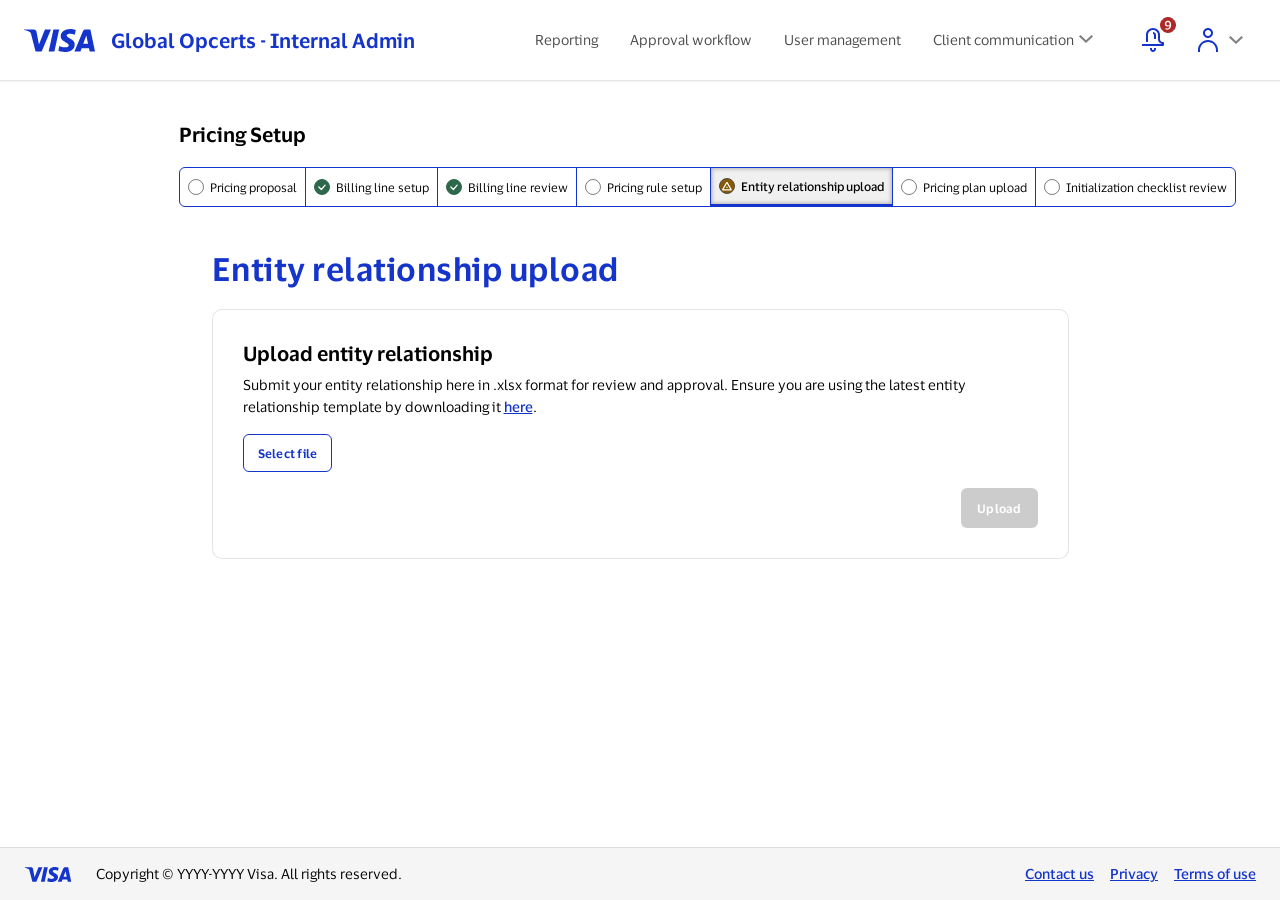
<file: entity-relationship-upload.html>
<!DOCTYPE html>
<html lang="en">
<head>
  <meta charset="UTF-8">
  <meta name="viewport" content="width=device-width, initial-scale=1.0">
  <title>Entity Relationship Upload - Global Opcerts</title>
  <link rel="stylesheet" href="styles.css">
</head>
<body>
  <!-- Navigation Bar -->
  <nav class="navbar">
    <div class="nav-content">
      <div class="nav-left">
        <a href="index.html" class="visa-logo">
          <svg viewBox="0 0 70.9714 22.9211" width="71" height="23" fill="none" xmlns="http://www.w3.org/2000/svg">
            <path fill-rule="evenodd" clip-rule="evenodd" d="M50.6986 15.3377C50.7123 11.8369 47.8134 10.3152 45.4937 9.09755C43.9358 8.27981 42.6393 7.59921 42.6617 6.54843C42.6781 5.75329 43.4371 4.90557 45.0931 4.692C47.0325 4.5045 48.9864 4.8451 50.7479 5.67771L51.7566 0.985714C50.0419 0.341244 48.2261 0.00745647 46.3943 0C40.7429 0 36.7376 3.013 36.7014 7.33043C36.6653 10.5143 39.5501 12.3017 41.7286 13.363C43.9629 14.4473 44.7153 15.1439 44.7054 16.1164C44.7054 17.6049 42.9213 18.2587 41.2751 18.285C38.4794 18.3296 36.8224 17.5564 35.5085 16.9434L35.3839 16.8853L34.3357 21.7416C35.6763 22.3593 38.1504 22.8949 40.7166 22.9211C46.7393 22.9211 50.6821 19.9443 50.7019 15.3377H50.6986ZM26.9429 0.404143L17.6541 22.5729H11.592L7.02157 4.88257C6.74229 3.79171 6.50243 3.39414 5.658 2.93414C4.27143 2.18829 2.00429 1.48514 0 1.04814L0.138 0.391H9.89329C11.2059 0.396383 12.3201 1.35458 12.5219 2.65157L14.9369 15.4823L20.9234 0.404143H26.9429ZM70.9714 22.5663H65.6683L64.975 19.2641H57.6183L56.4223 22.5729H50.4029L59.0016 2.03057C59.409 1.04254 60.3741 0.399575 61.4429 0.404143H66.3419L70.9714 22.5663ZM59.2677 14.72L62.2873 6.394L64.0254 14.72H59.2677ZM30.3994 22.5729L35.1571 0.404143H29.4071L24.6626 22.5729H30.3994Z" fill="#1434CB"/>
          </svg>
        </a>
        <span class="app-name">Global Opcerts - Internal Admin</span>
      </div>
      <div class="nav-right">
        <div class="nav-tabs">
          <a href="#" class="nav-tab">Reporting</a>
          <a href="#" class="nav-tab">Approval workflow</a>
          <a href="#" class="nav-tab">User management</a>
          <a href="#" class="nav-tab has-dropdown">
            Client communication
            <svg class="chevron-down" width="16" height="16" viewBox="0 0 16 16" fill="none" xmlns="http://www.w3.org/2000/svg">
              <path d="M1 4.3936L2.4756 3L8 8.2139L13.5244 3L15 4.3936L8 11L1 4.3936Z" fill="black" fill-opacity="0.5"/>
            </svg>
          </a>
        </div>
        <div class="nav-icons">
          <button class="icon-btn notification-btn">
            <svg width="46" height="46" viewBox="0 0 46 46" fill="none" xmlns="http://www.w3.org/2000/svg">
              <g opacity="0.01"><rect width="1" height="1" transform="translate(24 12)" fill="#1434CB"/></g>
              <path d="M23 11C26.866 11 30 14.134 30 18V22C30 23.274 30.5082 23.9741 31.084 24.3887C31.7108 24.84 32.4934 25 33 25C33.5523 25 34 25.4477 34 26V28C34 28.5523 33.5523 29 33 29H12V27H32V26.8975C31.3333 26.766 30.5876 26.4952 29.916 26.0117C28.8252 25.2263 28 23.9259 28 22V18C28 15.2386 25.7614 13 23 13C20.2386 13 18 15.2386 18 18V25H16V18C16 14.134 19.134 11 23 11ZM23 15C24.6569 15 26 16.3431 26 18V22H24V18C24 17.4477 23.5523 17 23 17V15Z" fill="#1434CB"/>
              <path d="M26 32C26 33.6569 24.6569 35 23 35C21.3431 35 20 33.6569 20 32V31H22V32C22 32.5523 22.4477 33 23 33C23.5523 33 24 32.5523 24 32V31H26V32Z" fill="#1434CB"/>
              <path d="M38 0.5C42.1421 0.5 45.5 3.85786 45.5 8C45.5 12.1421 42.1421 15.5 38 15.5C33.8579 15.5 30.5 12.1421 30.5 8C30.5 3.85786 33.8579 0.5 38 0.5Z" fill="#AD2929"/>
              <path d="M38 0.5C42.1421 0.5 45.5 3.85786 45.5 8C45.5 12.1421 42.1421 15.5 38 15.5C33.8579 15.5 30.5 12.1421 30.5 8C30.5 3.85786 33.8579 0.5 38 0.5Z" stroke="#AD2929"/>
              <path d="M41.1151 7.4C41.1151 9.168 40.7711 10.492 40.0831 11.372C39.3951 12.244 38.4391 12.68 37.2151 12.68C36.8631 12.68 36.5391 12.64 36.2431 12.56C35.9551 12.488 35.7311 12.4 35.5711 12.296L35.4631 11.048H35.5831C35.9671 11.368 36.4991 11.528 37.1791 11.528C37.6191 11.528 38.0071 11.432 38.3431 11.24C38.6791 11.048 38.9551 10.736 39.1711 10.304C39.3871 9.864 39.5311 9.276 39.6031 8.54C39.4031 8.82 39.1071 9.044 38.7151 9.212C38.3311 9.372 37.9311 9.452 37.5151 9.452C36.7151 9.452 36.0711 9.224 35.5831 8.768C35.1031 8.312 34.8631 7.628 34.8631 6.716C34.8631 6.188 34.9791 5.7 35.2111 5.252C35.4431 4.796 35.7831 4.432 36.2311 4.16C36.6871 3.888 37.2391 3.752 37.8871 3.752C38.5031 3.752 39.0511 3.888 39.5311 4.16C40.0191 4.432 40.4031 4.84 40.6831 5.384C40.9711 5.92 41.1151 6.592 41.1151 7.4ZM36.2671 6.704C36.2671 7.288 36.4071 7.728 36.6871 8.024C36.9751 8.32 37.3871 8.468 37.9231 8.468C38.2751 8.468 38.6031 8.392 38.9071 8.24C39.2111 8.088 39.4591 7.9 39.6511 7.676C39.6511 7.628 39.6511 7.58 39.6511 7.532C39.6591 7.476 39.6631 7.424 39.6631 7.376C39.6631 6.512 39.4911 5.884 39.1471 5.492C38.8031 5.1 38.3911 4.904 37.9111 4.904C37.3591 4.904 36.9471 5.072 36.6751 5.408C36.4031 5.736 36.2671 6.168 36.2671 6.704Z" fill="white"/>
            </svg>
          </button>
          <button class="icon-btn account-btn">
            <svg width="72" height="46" viewBox="0 0 72 46" fill="none" xmlns="http://www.w3.org/2000/svg">
              <g opacity="0.01"><rect width="1" height="1" transform="translate(22 19)" fill="#1434CB"/></g>
              <path d="M24 23C29.5228 23 34 27.4772 34 33V35H32V33C32 28.5817 28.4183 25 24 25C19.5817 25 16 28.5817 16 33V35H14V33C14 27.4772 18.4772 23 24 23Z" fill="#1434CB"/>
              <path d="M24 11C26.7614 11 29 13.2386 29 16C29 18.7614 26.7614 21 24 21C21.2386 21 19 18.7614 19 16C19 13.2386 21.2386 11 24 11ZM24 13C22.3431 13 21 14.3431 21 16C21 17.6569 22.3431 19 24 19C25.6569 19 27 17.6569 27 16C27 14.3431 25.6569 13 24 13Z" fill="#1434CB"/>
              <g opacity="0.01"><rect width="1" height="1" transform="translate(51 24.9995)" fill="black" fill-opacity="0.5"/></g>
              <path d="M45 20.3936L46.4756 19L52 24.2139L57.5244 19L59 20.3936L52 27L45 20.3936Z" fill="black" fill-opacity="0.5"/>
            </svg>
          </button>
        </div>
      </div>
    </div>
  </nav>

  <div class="setup-content">
    <div class="setup-header">
      <h2 class="setup-title">Pricing Setup</h2>
    </div>

    <!-- Step Indicator -->
    <div class="step-indicator">
      <a href="pricing-proposal.html" class="step-item">
        <span class="step-icon empty"></span>
        Pricing proposal
      </a>
      <a href="#" class="step-item">
        <span class="step-icon complete">
          <svg width="10" height="10" viewBox="0 0 16 16" fill="none"><path d="M3 8l4 4 6-7" stroke="white" stroke-width="2" stroke-linecap="round" stroke-linejoin="round"/></svg>
        </span>
        Billing line setup
      </a>
      <a href="billing-line-review.html" class="step-item">
        <span class="step-icon complete">
          <svg width="10" height="10" viewBox="0 0 16 16" fill="none"><path d="M3 8l4 4 6-7" stroke="white" stroke-width="2" stroke-linecap="round" stroke-linejoin="round"/></svg>
        </span>
        Billing line review
      </a>
      <a href="pricing-rule-setup.html" class="step-item">
        <span class="step-icon empty"></span>
        Pricing rule setup
      </a>
      <a href="entity-relationship-upload.html" class="step-item active">
        <span class="step-icon warning">
          <svg width="10" height="9" viewBox="0 0 10 9" fill="none" xmlns="http://www.w3.org/2000/svg"><path d="M5.6 6H4.4V4.8H5.6V6Z" fill="white"/><path d="M9.83008 7.5L9.29004 8.43945H0.540039L0 7.5L4.375 0H5.45508L9.83008 7.5ZM1.62793 7.18945H8.20215L4.91504 1.55566L1.62793 7.18945Z" fill="white"/></svg>
        </span>
        Entity relationship upload
      </a>
      <a href="#" class="step-item">
        <span class="step-icon empty"></span>
        Pricing plan upload
      </a>
      <a href="#" class="step-item">
        <span class="step-icon empty"></span>
        Initialization checklist review
      </a>
    </div>

    <!-- Page Content -->
    <div class="page-content-centered" style="max-width: 857px;">
      <h1 class="section-heading">Entity relationship upload</h1>

      <div class="upload-card">
        <h3 class="upload-card-title">Upload entity relationship</h3>
        <p class="upload-card-desc">Submit your entity relationship here in .xlsx format for review and approval. Ensure you are using the latest entity relationship template by downloading it <a href="javascript:void(0)">here</a>.</p>

        <button class="btn btn-secondary" id="select-file-btn">Select file</button>

        <div id="file-list" style="display: none;">
          <div class="file-card">
            <div class="file-icon">
              <svg width="24" height="32" viewBox="0 0 24 32" fill="none" xmlns="http://www.w3.org/2000/svg">
                <path d="M5 26H13V20H19V18H21V20C21 24.4111 17.4111 28 13 28H3V18H5V26ZM15 25.6504C16.7 25.0466 18.0466 23.6999 18.6504 22H15V25.6504ZM21 7H19V6H5V7H3V4H21V7Z" fill="#1434CB"/>
                <path d="M5.87207 9C6.36036 9.00002 6.79327 9.07854 7.1709 9.23535C7.55508 9.38566 7.85444 9.63089 8.06934 9.9707C8.29072 10.3105 8.40231 10.758 8.40234 11.3135C8.40234 11.869 8.29075 12.3174 8.06934 12.6572C7.85445 12.9903 7.55495 13.2358 7.1709 13.3926C6.79331 13.5428 6.36028 13.6172 5.87207 13.6172H4.80762V16H3V9H5.87207ZM11.8047 9C12.5338 9.00004 13.1686 9.12385 13.709 9.37207C14.256 9.62044 14.6832 10.0032 14.9893 10.5195C15.2953 11.0359 15.4482 11.6961 15.4482 12.5C15.4482 13.3039 15.2953 13.9641 14.9893 14.4805C14.6832 14.9968 14.256 15.3796 13.709 15.6279C13.1686 15.8762 12.5338 16 11.8047 16H9.38184V9H11.8047ZM21 9V10.3926H18.3623V11.8721H20.502V13.2061H18.3623V16H16.5557V9H21ZM11.1885 14.6074H11.7363C12.3742 14.6074 12.8333 14.4512 13.1133 14.1377C13.3998 13.824 13.543 13.2778 13.543 12.5C13.543 11.7222 13.3998 11.1793 13.1133 10.8721C12.8682 10.5977 12.4859 10.4435 11.9668 10.4092L11.7363 10.4023H11.1885V14.6074ZM4.80762 12.3721H5.6084C5.89472 12.372 6.11622 12.3009 6.27246 12.1572C6.42875 12.0134 6.50684 11.7415 6.50684 11.3428C6.50679 10.9377 6.42871 10.6665 6.27246 10.5293C6.15517 10.4263 6.00118 10.3616 5.81055 10.3359L5.6084 10.3232H4.80762V12.3721Z" fill="#1434CB"/>
              </svg>
            </div>
            <div class="file-info">
              <div class="file-name">Entity Relationship Template A.xlsx</div>
              <div class="file-size">9.2MB</div>
            </div>
            <div class="file-action file-download" title="Download">
              <svg width="16" height="16" viewBox="0 0 16 16" fill="none" xmlns="http://www.w3.org/2000/svg">
                <path d="M16 16H0V10H2V14H14V10H16V16Z" fill="#1434CB"/>
                <path d="M8.70703 8.58594L11 6.29297L12.4141 7.70703L7.70703 12.4141L3 7.70703L4.41406 6.29297L6.70703 8.58594V0H8.70703V8.58594Z" fill="#1434CB"/>
              </svg>
            </div>
            <div class="file-action file-remove" title="Remove">
              <svg width="16" height="16" viewBox="0 0 16 16" fill="none" xmlns="http://www.w3.org/2000/svg">
                <g clip-path="url(#clip0_57194_3077)">
                  <path d="M9 2H16V4H14V16H2V6H4V14H12V4H0V2H7V0H9V2Z" fill="#1434CB"/>
                  <path d="M11.207 7.20703L9.41406 9L11.207 10.793L9.79297 12.207L8 10.4141L6.20703 12.207L4.79297 10.793L6.58594 9L4.79297 7.20703L6.20703 5.79297L8 7.58594L9.79297 5.79297L11.207 7.20703Z" fill="#1434CB"/>
                </g>
                <defs>
                  <clipPath id="clip0_57194_3077">
                    <rect width="16" height="16" fill="white"/>
                  </clipPath>
                </defs>
              </svg>
            </div>
          </div>
          <div class="multiline-input">
            <label class="form-label">Template description</label>
            <textarea class="form-textarea" maxlength="250"></textarea>
            <span class="textarea-counter">250 characters remaining</span>
          </div>
        </div>

        <div class="action-bar">
          <button class="btn btn-disabled" id="upload-btn" disabled>Upload</button>
          <button class="btn btn-secondary" id="cancel-btn" style="display: none;">Cancel</button>
        </div>
      </div>
    </div>
  </div>

  <script>
    var selectFileBtn = document.getElementById('select-file-btn');
    var fileList = document.getElementById('file-list');
    var uploadBtn = document.getElementById('upload-btn');
    var cancelBtn = document.getElementById('cancel-btn');
    var fileRemoveBtn = document.querySelector('.file-remove');

    selectFileBtn.addEventListener('click', function () {
      fileList.style.display = '';
      uploadBtn.disabled = false;
      uploadBtn.className = 'btn btn-primary';
      cancelBtn.style.display = '';
    });

    fileRemoveBtn.addEventListener('click', function () {
      fileList.style.display = 'none';
      uploadBtn.disabled = true;
      uploadBtn.className = 'btn btn-disabled';
      cancelBtn.style.display = 'none';
    });

    var textarea = document.querySelector('.form-textarea');
    var counter = document.querySelector('.textarea-counter');
    textarea.addEventListener('input', function () {
      var remaining = 250 - textarea.value.length;
      counter.textContent = remaining + ' characters remaining';
    });
  </script>

  <!-- Footer -->
  <footer class="footer">
    <div class="footer-content">
      <div class="footer-left">
        <div class="visa-logo footer-logo">
          <svg viewBox="0 0 70.9714 22.9211" width="48" height="15" fill="none" xmlns="http://www.w3.org/2000/svg">
            <path fill-rule="evenodd" clip-rule="evenodd" d="M50.6986 15.3377C50.7123 11.8369 47.8134 10.3152 45.4937 9.09755C43.9358 8.27981 42.6393 7.59921 42.6617 6.54843C42.6781 5.75329 43.4371 4.90557 45.0931 4.692C47.0325 4.5045 48.9864 4.8451 50.7479 5.67771L51.7566 0.985714C50.0419 0.341244 48.2261 0.00745647 46.3943 0C40.7429 0 36.7376 3.013 36.7014 7.33043C36.6653 10.5143 39.5501 12.3017 41.7286 13.363C43.9629 14.4473 44.7153 15.1439 44.7054 16.1164C44.7054 17.6049 42.9213 18.2587 41.2751 18.285C38.4794 18.3296 36.8224 17.5564 35.5085 16.9434L35.3839 16.8853L34.3357 21.7416C35.6763 22.3593 38.1504 22.8949 40.7166 22.9211C46.7393 22.9211 50.6821 19.9443 50.7019 15.3377H50.6986ZM26.9429 0.404143L17.6541 22.5729H11.592L7.02157 4.88257C6.74229 3.79171 6.50243 3.39414 5.658 2.93414C4.27143 2.18829 2.00429 1.48514 0 1.04814L0.138 0.391H9.89329C11.2059 0.396383 12.3201 1.35458 12.5219 2.65157L14.9369 15.4823L20.9234 0.404143H26.9429ZM70.9714 22.5663H65.6683L64.975 19.2641H57.6183L56.4223 22.5729H50.4029L59.0016 2.03057C59.409 1.04254 60.3741 0.399575 61.4429 0.404143H66.3419L70.9714 22.5663ZM59.2677 14.72L62.2873 6.394L64.0254 14.72H59.2677ZM30.3994 22.5729L35.1571 0.404143H29.4071L24.6626 22.5729H30.3994Z" fill="#1434CB"/>
          </svg>
        </div>
        <span class="footer-copyright">Copyright &copy; YYYY-YYYY Visa. All rights reserved.</span>
      </div>
      <div class="footer-links">
        <a href="javascript:void(0)">Contact us</a>
        <a href="javascript:void(0)">Privacy</a>
        <a href="javascript:void(0)">Terms of use</a>
      </div>
    </div>
  </footer>
</body>
</html>
</file>
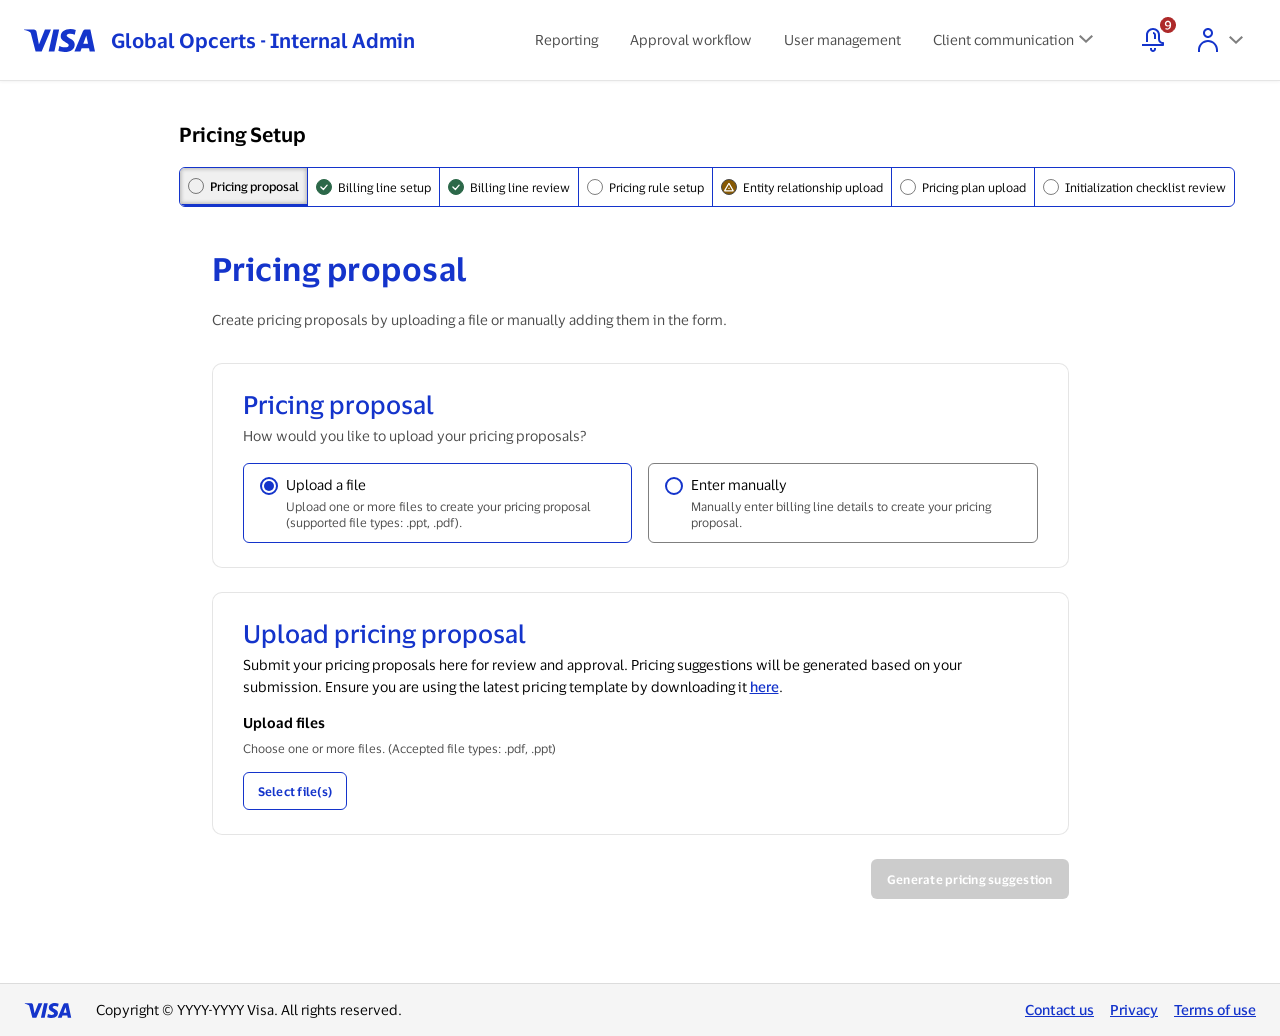
<file: pricing-proposal.html>
<!DOCTYPE html>
<html lang="en">
<head>
  <meta charset="UTF-8">
  <meta name="viewport" content="width=device-width, initial-scale=1.0">
  <title>Pricing Proposal - Global Opcerts</title>
  <link rel="stylesheet" href="styles.css">
</head>
<body>
  <!-- Navigation Bar -->
  <nav class="navbar">
    <div class="nav-content">
      <div class="nav-left">
        <a href="index.html" class="visa-logo">
          <svg viewBox="0 0 70.9714 22.9211" width="71" height="23" fill="none" xmlns="http://www.w3.org/2000/svg">
            <path fill-rule="evenodd" clip-rule="evenodd" d="M50.6986 15.3377C50.7123 11.8369 47.8134 10.3152 45.4937 9.09755C43.9358 8.27981 42.6393 7.59921 42.6617 6.54843C42.6781 5.75329 43.4371 4.90557 45.0931 4.692C47.0325 4.5045 48.9864 4.8451 50.7479 5.67771L51.7566 0.985714C50.0419 0.341244 48.2261 0.00745647 46.3943 0C40.7429 0 36.7376 3.013 36.7014 7.33043C36.6653 10.5143 39.5501 12.3017 41.7286 13.363C43.9629 14.4473 44.7153 15.1439 44.7054 16.1164C44.7054 17.6049 42.9213 18.2587 41.2751 18.285C38.4794 18.3296 36.8224 17.5564 35.5085 16.9434L35.3839 16.8853L34.3357 21.7416C35.6763 22.3593 38.1504 22.8949 40.7166 22.9211C46.7393 22.9211 50.6821 19.9443 50.7019 15.3377H50.6986ZM26.9429 0.404143L17.6541 22.5729H11.592L7.02157 4.88257C6.74229 3.79171 6.50243 3.39414 5.658 2.93414C4.27143 2.18829 2.00429 1.48514 0 1.04814L0.138 0.391H9.89329C11.2059 0.396383 12.3201 1.35458 12.5219 2.65157L14.9369 15.4823L20.9234 0.404143H26.9429ZM70.9714 22.5663H65.6683L64.975 19.2641H57.6183L56.4223 22.5729H50.4029L59.0016 2.03057C59.409 1.04254 60.3741 0.399575 61.4429 0.404143H66.3419L70.9714 22.5663ZM59.2677 14.72L62.2873 6.394L64.0254 14.72H59.2677ZM30.3994 22.5729L35.1571 0.404143H29.4071L24.6626 22.5729H30.3994Z" fill="#1434CB"/>
          </svg>
        </a>
        <span class="app-name">Global Opcerts - Internal Admin</span>
      </div>
      <div class="nav-right">
        <div class="nav-tabs">
          <a href="#" class="nav-tab">Reporting</a>
          <a href="#" class="nav-tab">Approval workflow</a>
          <a href="#" class="nav-tab">User management</a>
          <a href="#" class="nav-tab has-dropdown">
            Client communication
            <svg class="chevron-down" width="16" height="16" viewBox="0 0 16 16" fill="none" xmlns="http://www.w3.org/2000/svg">
              <path d="M1 4.3936L2.4756 3L8 8.2139L13.5244 3L15 4.3936L8 11L1 4.3936Z" fill="black" fill-opacity="0.5"/>
            </svg>
          </a>
        </div>
        <div class="nav-icons">
          <button class="icon-btn notification-btn">
            <svg width="46" height="46" viewBox="0 0 46 46" fill="none" xmlns="http://www.w3.org/2000/svg">
              <g opacity="0.01"><rect width="1" height="1" transform="translate(24 12)" fill="#1434CB"/></g>
              <path d="M23 11C26.866 11 30 14.134 30 18V22C30 23.274 30.5082 23.9741 31.084 24.3887C31.7108 24.84 32.4934 25 33 25C33.5523 25 34 25.4477 34 26V28C34 28.5523 33.5523 29 33 29H12V27H32V26.8975C31.3333 26.766 30.5876 26.4952 29.916 26.0117C28.8252 25.2263 28 23.9259 28 22V18C28 15.2386 25.7614 13 23 13C20.2386 13 18 15.2386 18 18V25H16V18C16 14.134 19.134 11 23 11ZM23 15C24.6569 15 26 16.3431 26 18V22H24V18C24 17.4477 23.5523 17 23 17V15Z" fill="#1434CB"/>
              <path d="M26 32C26 33.6569 24.6569 35 23 35C21.3431 35 20 33.6569 20 32V31H22V32C22 32.5523 22.4477 33 23 33C23.5523 33 24 32.5523 24 32V31H26V32Z" fill="#1434CB"/>
              <path d="M38 0.5C42.1421 0.5 45.5 3.85786 45.5 8C45.5 12.1421 42.1421 15.5 38 15.5C33.8579 15.5 30.5 12.1421 30.5 8C30.5 3.85786 33.8579 0.5 38 0.5Z" fill="#AD2929"/>
              <path d="M38 0.5C42.1421 0.5 45.5 3.85786 45.5 8C45.5 12.1421 42.1421 15.5 38 15.5C33.8579 15.5 30.5 12.1421 30.5 8C30.5 3.85786 33.8579 0.5 38 0.5Z" stroke="#AD2929"/>
              <path d="M41.1151 7.4C41.1151 9.168 40.7711 10.492 40.0831 11.372C39.3951 12.244 38.4391 12.68 37.2151 12.68C36.8631 12.68 36.5391 12.64 36.2431 12.56C35.9551 12.488 35.7311 12.4 35.5711 12.296L35.4631 11.048H35.5831C35.9671 11.368 36.4991 11.528 37.1791 11.528C37.6191 11.528 38.0071 11.432 38.3431 11.24C38.6791 11.048 38.9551 10.736 39.1711 10.304C39.3871 9.864 39.5311 9.276 39.6031 8.54C39.4031 8.82 39.1071 9.044 38.7151 9.212C38.3311 9.372 37.9311 9.452 37.5151 9.452C36.7151 9.452 36.0711 9.224 35.5831 8.768C35.1031 8.312 34.8631 7.628 34.8631 6.716C34.8631 6.188 34.9791 5.7 35.2111 5.252C35.4431 4.796 35.7831 4.432 36.2311 4.16C36.6871 3.888 37.2391 3.752 37.8871 3.752C38.5031 3.752 39.0511 3.888 39.5311 4.16C40.0191 4.432 40.4031 4.84 40.6831 5.384C40.9711 5.92 41.1151 6.592 41.1151 7.4ZM36.2671 6.704C36.2671 7.288 36.4071 7.728 36.6871 8.024C36.9751 8.32 37.3871 8.468 37.9231 8.468C38.2751 8.468 38.6031 8.392 38.9071 8.24C39.2111 8.088 39.4591 7.9 39.6511 7.676C39.6511 7.628 39.6511 7.58 39.6511 7.532C39.6591 7.476 39.6631 7.424 39.6631 7.376C39.6631 6.512 39.4911 5.884 39.1471 5.492C38.8031 5.1 38.3911 4.904 37.9111 4.904C37.3591 4.904 36.9471 5.072 36.6751 5.408C36.4031 5.736 36.2671 6.168 36.2671 6.704Z" fill="white"/>
            </svg>
          </button>
          <button class="icon-btn account-btn">
            <svg width="72" height="46" viewBox="0 0 72 46" fill="none" xmlns="http://www.w3.org/2000/svg">
              <g opacity="0.01"><rect width="1" height="1" transform="translate(22 19)" fill="#1434CB"/></g>
              <path d="M24 23C29.5228 23 34 27.4772 34 33V35H32V33C32 28.5817 28.4183 25 24 25C19.5817 25 16 28.5817 16 33V35H14V33C14 27.4772 18.4772 23 24 23Z" fill="#1434CB"/>
              <path d="M24 11C26.7614 11 29 13.2386 29 16C29 18.7614 26.7614 21 24 21C21.2386 21 19 18.7614 19 16C19 13.2386 21.2386 11 24 11ZM24 13C22.3431 13 21 14.3431 21 16C21 17.6569 22.3431 19 24 19C25.6569 19 27 17.6569 27 16C27 14.3431 25.6569 13 24 13Z" fill="#1434CB"/>
              <g opacity="0.01"><rect width="1" height="1" transform="translate(51 24.9995)" fill="black" fill-opacity="0.5"/></g>
              <path d="M45 20.3936L46.4756 19L52 24.2139L57.5244 19L59 20.3936L52 27L45 20.3936Z" fill="black" fill-opacity="0.5"/>
            </svg>
          </button>
        </div>
      </div>
    </div>
  </nav>

  <div class="setup-content">
    <!-- Pricing Setup Header -->
    <div class="setup-header">
      <h2 class="setup-title">Pricing Setup</h2>
    </div>

    <!-- Step Indicator -->
    <div class="step-indicator">
      <a href="pricing-proposal.html" class="step-item active">
        <span class="step-icon empty"></span>
        Pricing proposal
      </a>
      <a href="#" class="step-item">
        <span class="step-icon complete">
          <svg width="10" height="10" viewBox="0 0 16 16" fill="none"><path d="M3 8l4 4 6-7" stroke="white" stroke-width="2" stroke-linecap="round" stroke-linejoin="round"/></svg>
        </span>
        Billing line setup
      </a>
      <a href="billing-line-review.html" class="step-item">
        <span class="step-icon complete">
          <svg width="10" height="10" viewBox="0 0 16 16" fill="none"><path d="M3 8l4 4 6-7" stroke="white" stroke-width="2" stroke-linecap="round" stroke-linejoin="round"/></svg>
        </span>
        Billing line review
      </a>
      <a href="pricing-rule-setup.html" class="step-item">
        <span class="step-icon empty"></span>
        Pricing rule setup
      </a>
      <a href="entity-relationship-upload.html" class="step-item">
        <span class="step-icon warning">
          <svg width="10" height="9" viewBox="0 0 10 9" fill="none" xmlns="http://www.w3.org/2000/svg"><path d="M5.6 6H4.4V4.8H5.6V6Z" fill="white"/><path d="M9.83008 7.5L9.29004 8.43945H0.540039L0 7.5L4.375 0H5.45508L9.83008 7.5ZM1.62793 7.18945H8.20215L4.91504 1.55566L1.62793 7.18945Z" fill="white"/></svg>
        </span>
        Entity relationship upload
      </a>
      <a href="#" class="step-item">
        <span class="step-icon empty"></span>
        Pricing plan upload
      </a>
      <a href="#" class="step-item">
        <span class="step-icon empty"></span>
        Initialization checklist review
      </a>
    </div>

    <!-- Page Content -->
    <div class="page-content-centered" style="max-width: 857px;">
    <h1 class="section-heading">Pricing proposal</h1>
    <p class="section-subtitle" style="color: #4A4A4A;">Create pricing proposals by uploading a file or manually adding them in the form.</p>

    <!-- Pricing Proposal Selection Card -->
    <div class="form-card">
      <h3 class="form-card-title">Pricing proposal</h3>
      <p class="form-card-subtitle" style="color: #4A4A4A;">How would you like to upload your pricing proposals?</p>
      <div class="radio-group">
        <div class="radio-panel selected" data-value="upload" onclick="selectRadio(this, 'proposal-method')">
          <div class="radio-input"><div class="radio-input-dot"></div></div>
          <div>
            <div class="radio-label">Upload a file</div>
            <div class="radio-desc">Upload one or more files to create your pricing proposal (supported file types: .ppt, .pdf).</div>
          </div>
        </div>
        <div class="radio-panel" data-value="manual" onclick="selectRadio(this, 'proposal-method')">
          <div class="radio-input"><div class="radio-input-dot"></div></div>
          <div>
            <div class="radio-label">Enter manually</div>
            <div class="radio-desc">Manually enter billing line details to create your pricing proposal.</div>
          </div>
        </div>
      </div>
    </div>

    <!-- Upload Section (shown when "Upload a file" is selected) -->
    <div id="upload-section">
      <div class="form-card">
        <h3 class="form-card-title">Upload pricing proposal</h3>
        <p class="form-card-subtitle">Submit your pricing proposals here for review and approval. Pricing suggestions will be generated based on your submission. Ensure you are using the latest pricing template by downloading it <a href="javascript:void(0)">here</a>.</p>
        <div class="upload-section">
          <div class="upload-section-title">Upload files</div>
          <div class="upload-section-desc">Choose one or more files. (Accepted file types: .pdf, .ppt)</div>
          <button class="btn btn-secondary" id="select-files-btn">Select file(s)</button>
          <div id="file-list" style="display: none;">
            <div class="file-card">
              <div class="file-icon">
                <svg width="24" height="32" viewBox="0 0 24 32" fill="none" xmlns="http://www.w3.org/2000/svg">
                  <path d="M5 26H13V20H19V18H21V20C21 24.4111 17.4111 28 13 28H3V18H5V26ZM15 25.6504C16.7 25.0466 18.0466 23.6999 18.6504 22H15V25.6504ZM21 7H19V6H5V7H3V4H21V7Z" fill="#1434CB"/>
                  <path d="M5.87207 9C6.36036 9.00002 6.79327 9.07854 7.1709 9.23535C7.55508 9.38566 7.85444 9.63089 8.06934 9.9707C8.29072 10.3105 8.40231 10.758 8.40234 11.3135C8.40234 11.869 8.29075 12.3174 8.06934 12.6572C7.85445 12.9903 7.55495 13.2358 7.1709 13.3926C6.79331 13.5428 6.36028 13.6172 5.87207 13.6172H4.80762V16H3V9H5.87207ZM11.8047 9C12.5338 9.00004 13.1686 9.12385 13.709 9.37207C14.256 9.62044 14.6832 10.0032 14.9893 10.5195C15.2953 11.0359 15.4482 11.6961 15.4482 12.5C15.4482 13.3039 15.2953 13.9641 14.9893 14.4805C14.6832 14.9968 14.256 15.3796 13.709 15.6279C13.1686 15.8762 12.5338 16 11.8047 16H9.38184V9H11.8047ZM21 9V10.3926H18.3623V11.8721H20.502V13.2061H18.3623V16H16.5557V9H21ZM11.1885 14.6074H11.7363C12.3742 14.6074 12.8333 14.4512 13.1133 14.1377C13.3998 13.824 13.543 13.2778 13.543 12.5C13.543 11.7222 13.3998 11.1793 13.1133 10.8721C12.8682 10.5977 12.4859 10.4435 11.9668 10.4092L11.7363 10.4023H11.1885V14.6074ZM4.80762 12.3721H5.6084C5.89472 12.372 6.11622 12.3009 6.27246 12.1572C6.42875 12.0134 6.50684 11.7415 6.50684 11.3428C6.50679 10.9377 6.42871 10.6665 6.27246 10.5293C6.15517 10.4263 6.00118 10.3616 5.81055 10.3359L5.6084 10.3232H4.80762V12.3721Z" fill="#1434CB"/>
                </svg>
              </div>
              <div class="file-info">
                <div class="file-name">File A.pdf</div>
                <div class="file-size">9.2MB</div>
              </div>
              <div class="file-action file-remove" title="Remove">
                <svg width="16" height="16" viewBox="0 0 16 16" fill="none" xmlns="http://www.w3.org/2000/svg">
                  <g clip-path="url(#clip0_57194_3077)">
                    <path d="M9 2H16V4H14V16H2V6H4V14H12V4H0V2H7V0H9V2Z" fill="#1434CB"/>
                    <path d="M11.207 7.20703L9.41406 9L11.207 10.793L9.79297 12.207L8 10.4141L6.20703 12.207L4.79297 10.793L6.58594 9L4.79297 7.20703L6.20703 5.79297L8 7.58594L9.79297 5.79297L11.207 7.20703Z" fill="#1434CB"/>
                  </g>
                  <defs>
                    <clipPath id="clip0_57194_3077">
                      <rect width="16" height="16" fill="white"/>
                    </clipPath>
                  </defs>
                </svg>
              </div>
            </div>
          </div>
        </div>
      </div>

      <div class="action-bar">
        <button class="btn btn-disabled" id="generate-btn" disabled>Generate pricing suggestion</button>
      </div>

      <div class="progress-bar" id="generate-progress" style="display: none;">
        <div class="progress-track">
          <div class="progress-fill"></div>
        </div>
        <div class="progress-label">Generating...</div>
      </div>
    </div>

    <!-- Manual Entry Section (hidden by default) -->
    <div id="manual-section" style="display: none;">
      <div class="form-card" id="proposal-form-1">
        <h3 class="form-card-title">Proposal Details</h3>
        <p class="form-card-subtitle" style="color: #4A4A4A;">Manually add proposals</p>
        <div class="form-row-full">
          <div class="form-group">
            <label class="form-label">Fee driver</label>
            <input type="text" class="form-input" placeholder="" value="Interchange fees">
          </div>
        </div>
        <div class="form-row">
          <div class="form-group">
            <label class="form-label">Impacted client types</label>
            <input type="text" class="form-input" placeholder="" value="I23556, I23656">
          </div>
          <div class="form-group">
            <label class="form-label">Transaction types</label>
            <select class="form-select">
              <option>International</option>
              <option>Domestic</option>
            </select>
          </div>
        </div>
        <div class="form-row">
          <div class="form-group">
            <label class="form-label">Geography impact</label>
            <select class="form-select">
              <option>LAC</option>
              <option>CEMEA</option>
              <option>AP</option>
              <option>NA</option>
            </select>
          </div>
          <div class="form-group">
            <label class="form-label">Pricing action</label>
            <input type="text" class="form-input" placeholder="" value="Immediate">
          </div>
        </div>
      </div>

      <div class="form-card" id="proposal-form-2" style="display: none;">
        <h3 class="form-card-title">Proposal Details</h3>
        <p class="form-card-subtitle" style="color: #4A4A4A;">Manually add proposals</p>
        <div class="form-row-full">
          <div class="form-group">
            <label class="form-label">Fee driver</label>
            <input type="text" class="form-input" placeholder="" value="Network access fees">
          </div>
        </div>
        <div class="form-row">
          <div class="form-group">
            <label class="form-label">Impacted client types</label>
            <input type="text" class="form-input" placeholder="" value="I44012, I44078">
          </div>
          <div class="form-group">
            <label class="form-label">Transaction types</label>
            <select class="form-select">
              <option>Domestic</option>
              <option>International</option>
            </select>
          </div>
        </div>
        <div class="form-row">
          <div class="form-group">
            <label class="form-label">Geography impact</label>
            <select class="form-select">
              <option>CEMEA</option>
              <option>LAC</option>
              <option>AP</option>
              <option>NA</option>
            </select>
          </div>
          <div class="form-group">
            <label class="form-label">Pricing action</label>
            <input type="text" class="form-input" placeholder="" value="Deferred">
          </div>
        </div>
      </div>

      <div class="action-bar">
        <button class="btn btn-primary" id="manual-generate-btn">Generate pricing suggestions</button>
        <button class="btn btn-secondary" id="add-more-btn">Add more</button>
      </div>

      <div class="progress-bar" id="manual-generate-progress" style="display: none;">
        <div class="progress-track">
          <div class="progress-fill"></div>
        </div>
        <div class="progress-label">Generating...</div>
      </div>
    </div>

    <!-- Pricing Suggestions Section (shown after generation) -->
    <div id="suggestions-section" style="display: none;">
      <div class="section-divider"></div>

      <div class="form-card suggestions-card">
        <h3 class="form-card-title">Pricing suggestions</h3>
        <p class="form-card-subtitle">Based on your pricing proposal, we suggest these new pricing details. Download the file to view our suggested changes. Submit this new pricing proposal by applying our suggestions or use your original pricing proposal.</p>
        <div class="file-card suggestion-file-card">
          <div class="file-info">
            <div class="file-name">Pricing suggestions.xlsx</div>
          </div>
          <div class="file-action file-download" title="Download">
            <svg width="16" height="16" viewBox="0 0 16 16" fill="none" xmlns="http://www.w3.org/2000/svg">
              <path d="M16 16H0V10H2V14H14V10H16V16Z" fill="#1434CB"/>
              <path d="M8.70703 8.58594L11 6.29297L12.4141 7.70703L7.70703 12.4141L3 7.70703L4.41406 6.29297L6.70703 8.58594V0H8.70703V8.58594Z" fill="#1434CB"/>
            </svg>
          </div>
        </div>
        <div class="suggestion-actions">
          <button class="btn btn-primary">Apply suggestions</button>
          <button class="btn btn-secondary">Use original pricing proposal</button>
        </div>
      </div>

      <div class="action-bar" style="margin-top: 32px;">
        <button class="btn btn-primary">Set up billing line</button>
      </div>
    </div>
    </div>
  </div>

  <!-- Footer -->
  <footer class="footer">
    <div class="footer-content">
      <div class="footer-left">
        <div class="visa-logo footer-logo">
          <svg viewBox="0 0 70.9714 22.9211" width="48" height="15" fill="none" xmlns="http://www.w3.org/2000/svg">
            <path fill-rule="evenodd" clip-rule="evenodd" d="M50.6986 15.3377C50.7123 11.8369 47.8134 10.3152 45.4937 9.09755C43.9358 8.27981 42.6393 7.59921 42.6617 6.54843C42.6781 5.75329 43.4371 4.90557 45.0931 4.692C47.0325 4.5045 48.9864 4.8451 50.7479 5.67771L51.7566 0.985714C50.0419 0.341244 48.2261 0.00745647 46.3943 0C40.7429 0 36.7376 3.013 36.7014 7.33043C36.6653 10.5143 39.5501 12.3017 41.7286 13.363C43.9629 14.4473 44.7153 15.1439 44.7054 16.1164C44.7054 17.6049 42.9213 18.2587 41.2751 18.285C38.4794 18.3296 36.8224 17.5564 35.5085 16.9434L35.3839 16.8853L34.3357 21.7416C35.6763 22.3593 38.1504 22.8949 40.7166 22.9211C46.7393 22.9211 50.6821 19.9443 50.7019 15.3377H50.6986ZM26.9429 0.404143L17.6541 22.5729H11.592L7.02157 4.88257C6.74229 3.79171 6.50243 3.39414 5.658 2.93414C4.27143 2.18829 2.00429 1.48514 0 1.04814L0.138 0.391H9.89329C11.2059 0.396383 12.3201 1.35458 12.5219 2.65157L14.9369 15.4823L20.9234 0.404143H26.9429ZM70.9714 22.5663H65.6683L64.975 19.2641H57.6183L56.4223 22.5729H50.4029L59.0016 2.03057C59.409 1.04254 60.3741 0.399575 61.4429 0.404143H66.3419L70.9714 22.5663ZM59.2677 14.72L62.2873 6.394L64.0254 14.72H59.2677ZM30.3994 22.5729L35.1571 0.404143H29.4071L24.6626 22.5729H30.3994Z" fill="#1434CB"/>
          </svg>
        </div>
        <span class="footer-copyright">Copyright &copy; YYYY-YYYY Visa. All rights reserved.</span>
      </div>
      <div class="footer-links">
        <a href="javascript:void(0)">Contact us</a>
        <a href="javascript:void(0)">Privacy</a>
        <a href="javascript:void(0)">Terms of use</a>
      </div>
    </div>
  </footer>

  <script>
    function selectRadio(panel, groupName) {
      panel.parentElement.querySelectorAll('.radio-panel').forEach(p => p.classList.remove('selected'));
      panel.classList.add('selected');

      var value = panel.getAttribute('data-value');
      var uploadSection = document.getElementById('upload-section');
      var manualSection = document.getElementById('manual-section');

      if (value === 'upload') {
        uploadSection.style.display = '';
        manualSection.style.display = 'none';
      } else {
        uploadSection.style.display = 'none';
        manualSection.style.display = '';
      }
    }

    var selectFilesBtn = document.getElementById('select-files-btn');
    var fileList = document.getElementById('file-list');
    var generateBtn = document.getElementById('generate-btn');
    var suggestionsSection = document.getElementById('suggestions-section');
    var fileRemoveBtn = document.querySelector('.file-remove');

    selectFilesBtn.addEventListener('click', function () {
      fileList.style.display = '';
      generateBtn.disabled = false;
      generateBtn.className = 'btn btn-primary';
    });

    fileRemoveBtn.addEventListener('click', function () {
      fileList.style.display = 'none';
      generateBtn.disabled = true;
      generateBtn.className = 'btn btn-disabled';
      suggestionsSection.style.display = 'none';
      generateProgress.style.display = 'none';
    });

    var generateProgress = document.getElementById('generate-progress');

    generateBtn.addEventListener('click', function () {
      generateProgress.style.display = '';
      suggestionsSection.style.display = 'none';

      setTimeout(function () {
        generateProgress.style.display = 'none';
        suggestionsSection.style.display = '';
      }, 1000);
    });

    var addMoreBtn = document.getElementById('add-more-btn');
    var proposalForm2 = document.getElementById('proposal-form-2');

    addMoreBtn.addEventListener('click', function () {
      proposalForm2.style.display = '';
    });

    var manualGenerateBtn = document.getElementById('manual-generate-btn');
    var manualGenerateProgress = document.getElementById('manual-generate-progress');

    manualGenerateBtn.addEventListener('click', function () {
      manualGenerateProgress.style.display = '';
      suggestionsSection.style.display = 'none';

      setTimeout(function () {
        manualGenerateProgress.style.display = 'none';
        suggestionsSection.style.display = '';
      }, 1000);
    });
  </script>
</body>
</html>
</file>
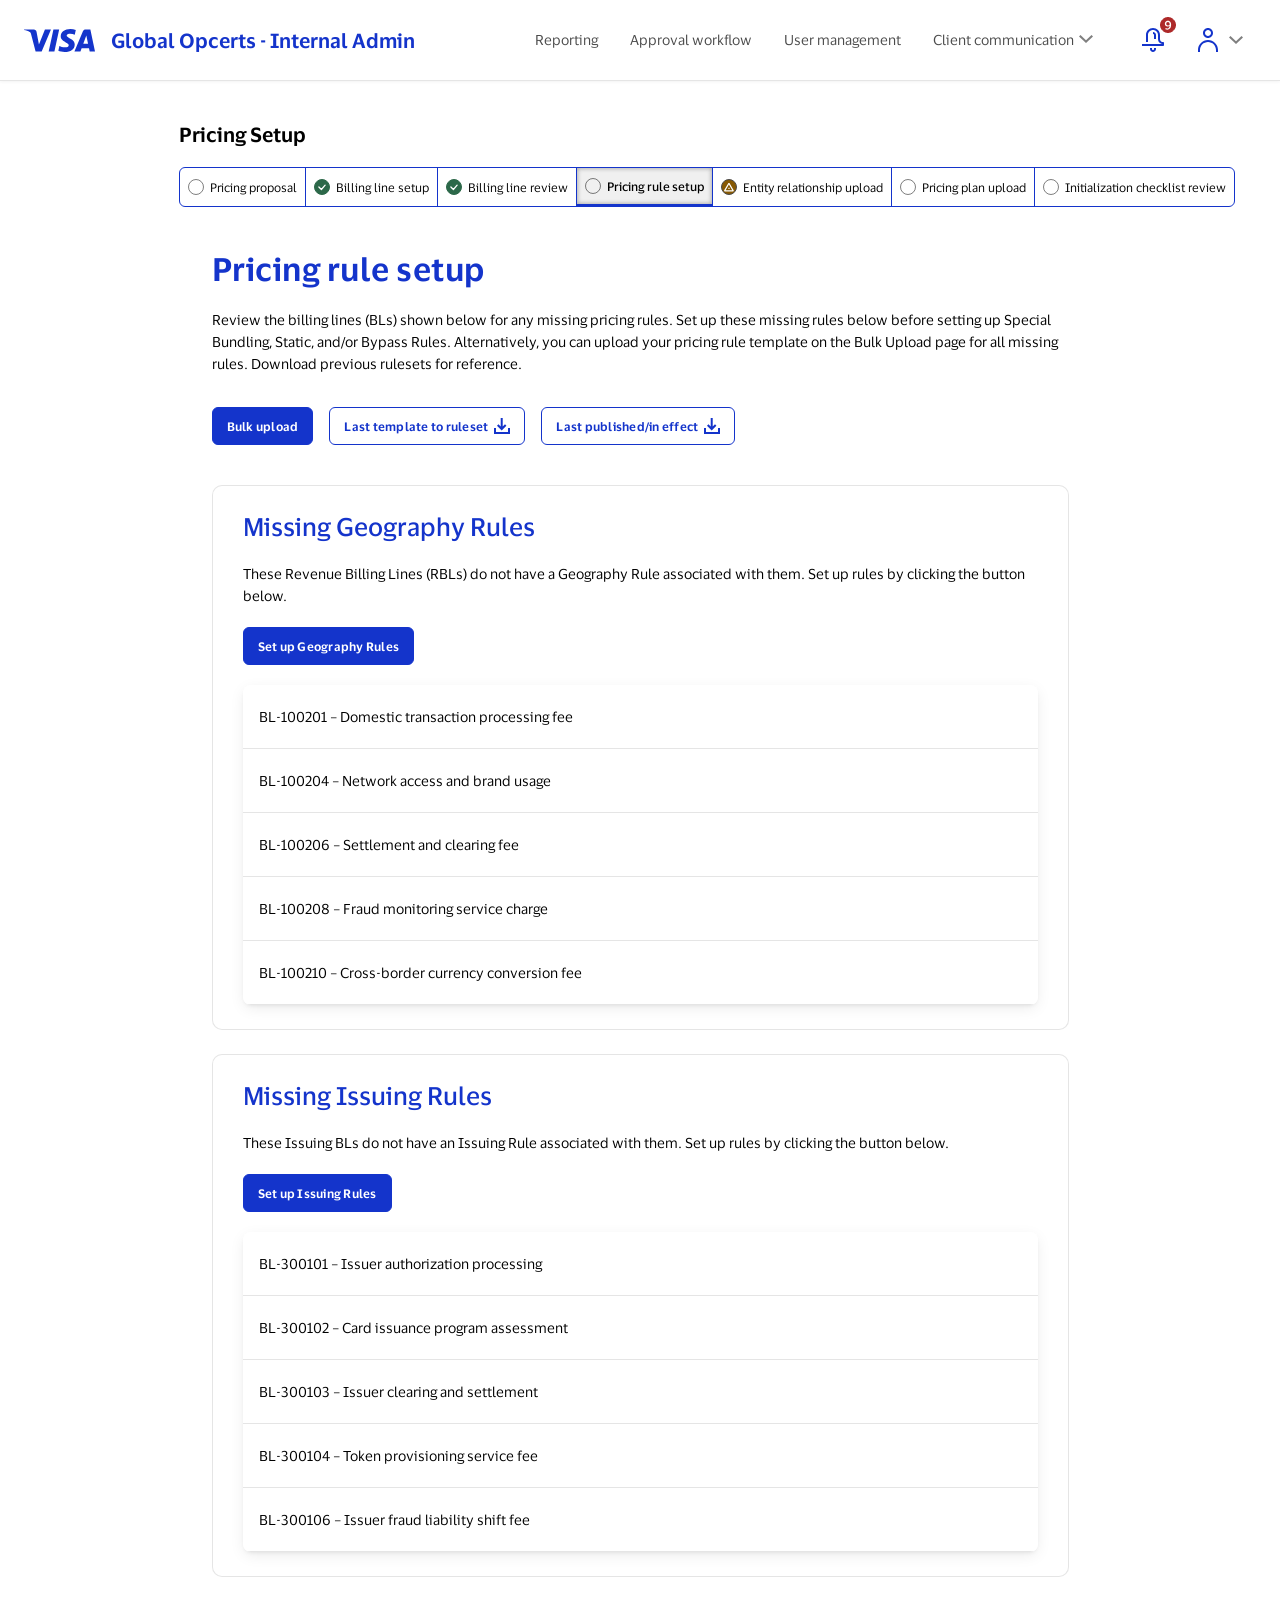
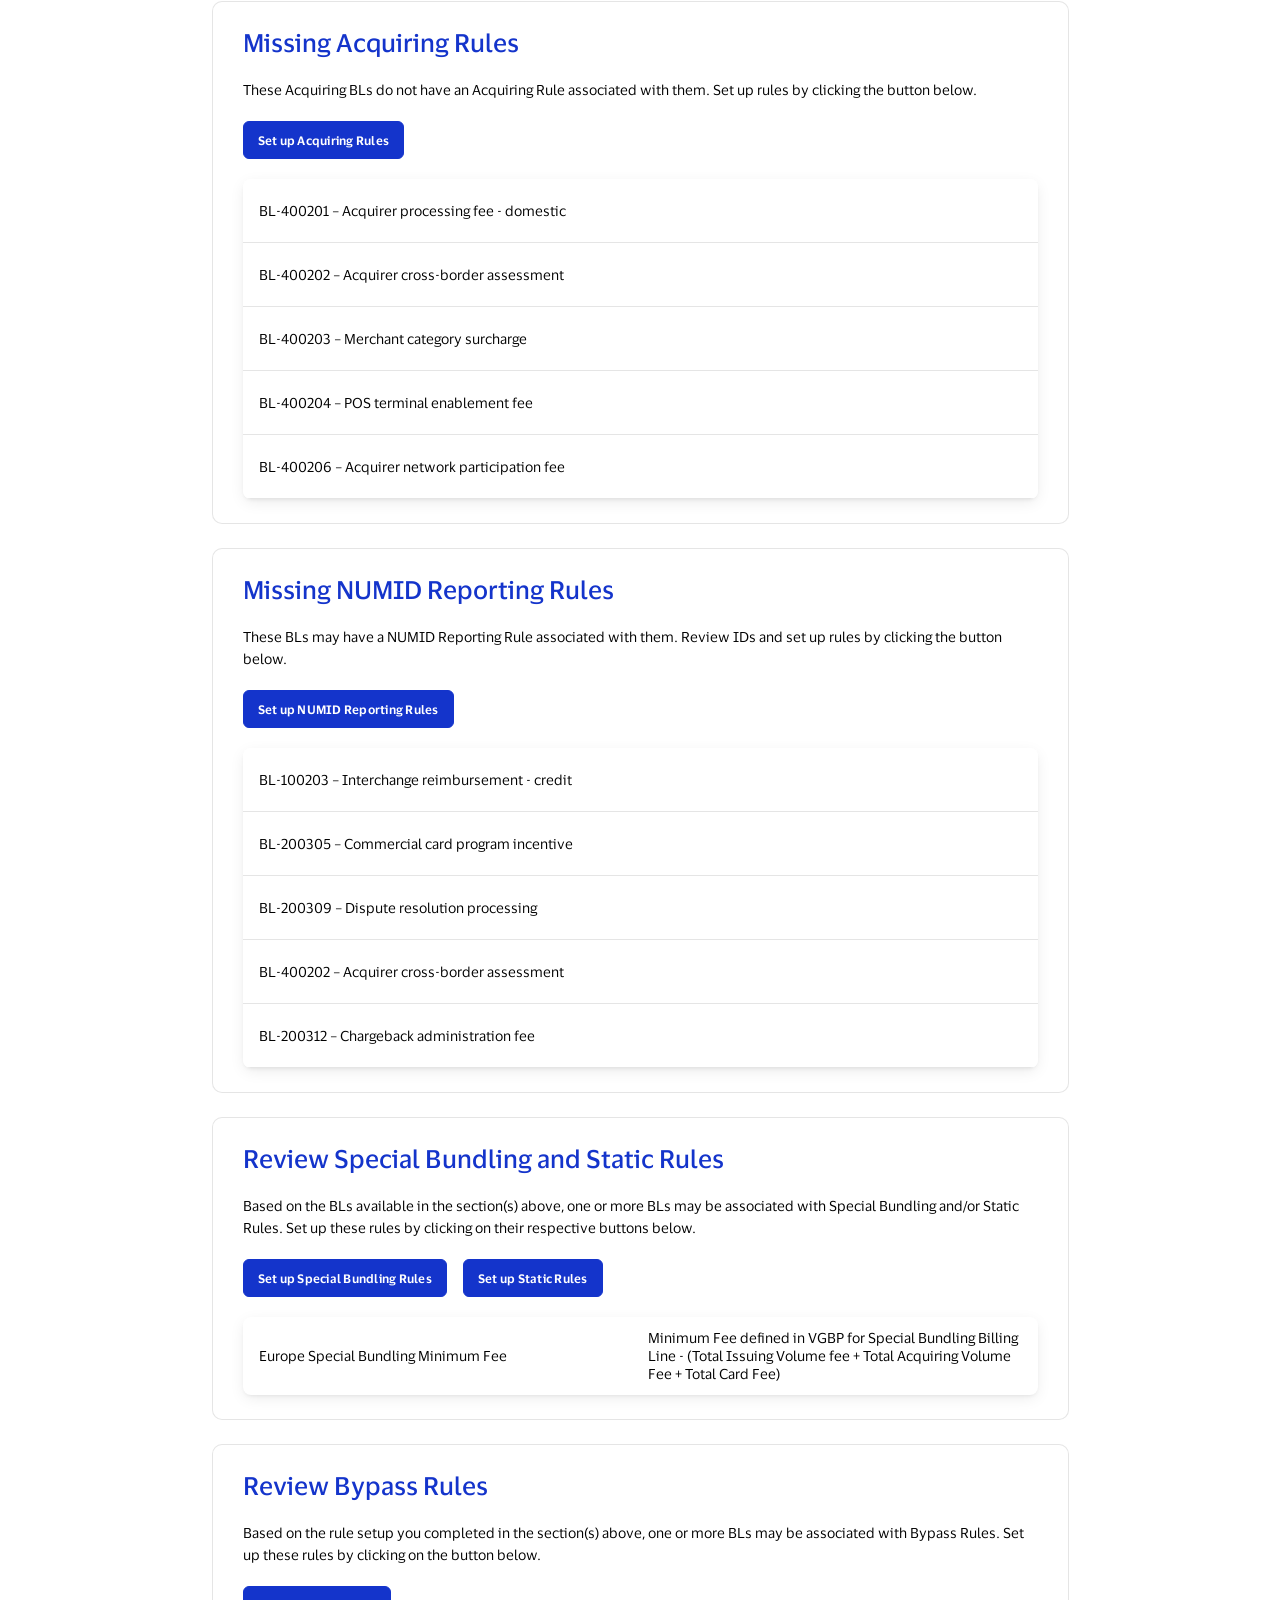
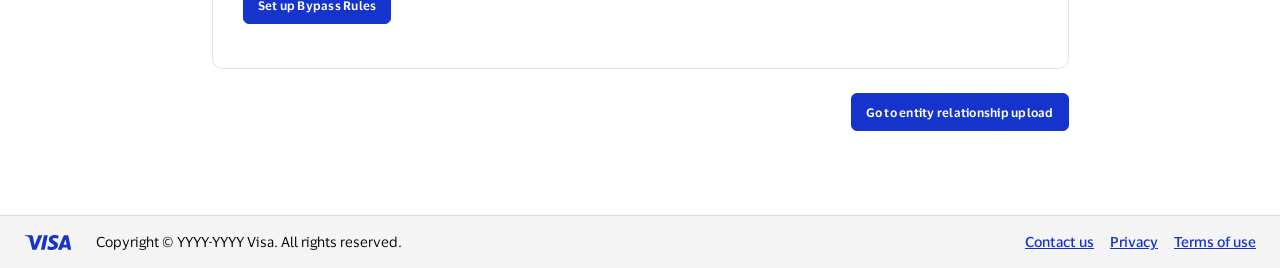
<file: pricing-rule-setup.html>
<!DOCTYPE html>
<html lang="en">
<head>
  <meta charset="UTF-8">
  <meta name="viewport" content="width=device-width, initial-scale=1.0">
  <title>Pricing Rule Setup - Global Opcerts</title>
  <link rel="stylesheet" href="styles.css">
</head>
<body>
  <!-- Navigation Bar -->
  <nav class="navbar">
    <div class="nav-content">
      <div class="nav-left">
        <a href="index.html" class="visa-logo">
          <svg viewBox="0 0 70.9714 22.9211" width="71" height="23" fill="none" xmlns="http://www.w3.org/2000/svg">
            <path fill-rule="evenodd" clip-rule="evenodd" d="M50.6986 15.3377C50.7123 11.8369 47.8134 10.3152 45.4937 9.09755C43.9358 8.27981 42.6393 7.59921 42.6617 6.54843C42.6781 5.75329 43.4371 4.90557 45.0931 4.692C47.0325 4.5045 48.9864 4.8451 50.7479 5.67771L51.7566 0.985714C50.0419 0.341244 48.2261 0.00745647 46.3943 0C40.7429 0 36.7376 3.013 36.7014 7.33043C36.6653 10.5143 39.5501 12.3017 41.7286 13.363C43.9629 14.4473 44.7153 15.1439 44.7054 16.1164C44.7054 17.6049 42.9213 18.2587 41.2751 18.285C38.4794 18.3296 36.8224 17.5564 35.5085 16.9434L35.3839 16.8853L34.3357 21.7416C35.6763 22.3593 38.1504 22.8949 40.7166 22.9211C46.7393 22.9211 50.6821 19.9443 50.7019 15.3377H50.6986ZM26.9429 0.404143L17.6541 22.5729H11.592L7.02157 4.88257C6.74229 3.79171 6.50243 3.39414 5.658 2.93414C4.27143 2.18829 2.00429 1.48514 0 1.04814L0.138 0.391H9.89329C11.2059 0.396383 12.3201 1.35458 12.5219 2.65157L14.9369 15.4823L20.9234 0.404143H26.9429ZM70.9714 22.5663H65.6683L64.975 19.2641H57.6183L56.4223 22.5729H50.4029L59.0016 2.03057C59.409 1.04254 60.3741 0.399575 61.4429 0.404143H66.3419L70.9714 22.5663ZM59.2677 14.72L62.2873 6.394L64.0254 14.72H59.2677ZM30.3994 22.5729L35.1571 0.404143H29.4071L24.6626 22.5729H30.3994Z" fill="#1434CB"/>
          </svg>
        </a>
        <span class="app-name">Global Opcerts - Internal Admin</span>
      </div>
      <div class="nav-right">
        <div class="nav-tabs">
          <a href="#" class="nav-tab">Reporting</a>
          <a href="#" class="nav-tab">Approval workflow</a>
          <a href="#" class="nav-tab">User management</a>
          <a href="#" class="nav-tab has-dropdown">
            Client communication
            <svg class="chevron-down" width="16" height="16" viewBox="0 0 16 16" fill="none" xmlns="http://www.w3.org/2000/svg">
              <path d="M1 4.3936L2.4756 3L8 8.2139L13.5244 3L15 4.3936L8 11L1 4.3936Z" fill="black" fill-opacity="0.5"/>
            </svg>
          </a>
        </div>
        <div class="nav-icons">
          <button class="icon-btn notification-btn">
            <svg width="46" height="46" viewBox="0 0 46 46" fill="none" xmlns="http://www.w3.org/2000/svg">
              <g opacity="0.01"><rect width="1" height="1" transform="translate(24 12)" fill="#1434CB"/></g>
              <path d="M23 11C26.866 11 30 14.134 30 18V22C30 23.274 30.5082 23.9741 31.084 24.3887C31.7108 24.84 32.4934 25 33 25C33.5523 25 34 25.4477 34 26V28C34 28.5523 33.5523 29 33 29H12V27H32V26.8975C31.3333 26.766 30.5876 26.4952 29.916 26.0117C28.8252 25.2263 28 23.9259 28 22V18C28 15.2386 25.7614 13 23 13C20.2386 13 18 15.2386 18 18V25H16V18C16 14.134 19.134 11 23 11ZM23 15C24.6569 15 26 16.3431 26 18V22H24V18C24 17.4477 23.5523 17 23 17V15Z" fill="#1434CB"/>
              <path d="M26 32C26 33.6569 24.6569 35 23 35C21.3431 35 20 33.6569 20 32V31H22V32C22 32.5523 22.4477 33 23 33C23.5523 33 24 32.5523 24 32V31H26V32Z" fill="#1434CB"/>
              <path d="M38 0.5C42.1421 0.5 45.5 3.85786 45.5 8C45.5 12.1421 42.1421 15.5 38 15.5C33.8579 15.5 30.5 12.1421 30.5 8C30.5 3.85786 33.8579 0.5 38 0.5Z" fill="#AD2929"/>
              <path d="M38 0.5C42.1421 0.5 45.5 3.85786 45.5 8C45.5 12.1421 42.1421 15.5 38 15.5C33.8579 15.5 30.5 12.1421 30.5 8C30.5 3.85786 33.8579 0.5 38 0.5Z" stroke="#AD2929"/>
              <path d="M41.1151 7.4C41.1151 9.168 40.7711 10.492 40.0831 11.372C39.3951 12.244 38.4391 12.68 37.2151 12.68C36.8631 12.68 36.5391 12.64 36.2431 12.56C35.9551 12.488 35.7311 12.4 35.5711 12.296L35.4631 11.048H35.5831C35.9671 11.368 36.4991 11.528 37.1791 11.528C37.6191 11.528 38.0071 11.432 38.3431 11.24C38.6791 11.048 38.9551 10.736 39.1711 10.304C39.3871 9.864 39.5311 9.276 39.6031 8.54C39.4031 8.82 39.1071 9.044 38.7151 9.212C38.3311 9.372 37.9311 9.452 37.5151 9.452C36.7151 9.452 36.0711 9.224 35.5831 8.768C35.1031 8.312 34.8631 7.628 34.8631 6.716C34.8631 6.188 34.9791 5.7 35.2111 5.252C35.4431 4.796 35.7831 4.432 36.2311 4.16C36.6871 3.888 37.2391 3.752 37.8871 3.752C38.5031 3.752 39.0511 3.888 39.5311 4.16C40.0191 4.432 40.4031 4.84 40.6831 5.384C40.9711 5.92 41.1151 6.592 41.1151 7.4ZM36.2671 6.704C36.2671 7.288 36.4071 7.728 36.6871 8.024C36.9751 8.32 37.3871 8.468 37.9231 8.468C38.2751 8.468 38.6031 8.392 38.9071 8.24C39.2111 8.088 39.4591 7.9 39.6511 7.676C39.6511 7.628 39.6511 7.58 39.6511 7.532C39.6591 7.476 39.6631 7.424 39.6631 7.376C39.6631 6.512 39.4911 5.884 39.1471 5.492C38.8031 5.1 38.3911 4.904 37.9111 4.904C37.3591 4.904 36.9471 5.072 36.6751 5.408C36.4031 5.736 36.2671 6.168 36.2671 6.704Z" fill="white"/>
            </svg>
          </button>
          <button class="icon-btn account-btn">
            <svg width="72" height="46" viewBox="0 0 72 46" fill="none" xmlns="http://www.w3.org/2000/svg">
              <g opacity="0.01"><rect width="1" height="1" transform="translate(22 19)" fill="#1434CB"/></g>
              <path d="M24 23C29.5228 23 34 27.4772 34 33V35H32V33C32 28.5817 28.4183 25 24 25C19.5817 25 16 28.5817 16 33V35H14V33C14 27.4772 18.4772 23 24 23Z" fill="#1434CB"/>
              <path d="M24 11C26.7614 11 29 13.2386 29 16C29 18.7614 26.7614 21 24 21C21.2386 21 19 18.7614 19 16C19 13.2386 21.2386 11 24 11ZM24 13C22.3431 13 21 14.3431 21 16C21 17.6569 22.3431 19 24 19C25.6569 19 27 17.6569 27 16C27 14.3431 25.6569 13 24 13Z" fill="#1434CB"/>
              <g opacity="0.01"><rect width="1" height="1" transform="translate(51 24.9995)" fill="black" fill-opacity="0.5"/></g>
              <path d="M45 20.3936L46.4756 19L52 24.2139L57.5244 19L59 20.3936L52 27L45 20.3936Z" fill="black" fill-opacity="0.5"/>
            </svg>
          </button>
        </div>
      </div>
    </div>
  </nav>

  <div class="setup-content">
    <div class="setup-header">
      <h2 class="setup-title">Pricing Setup</h2>
    </div>

    <!-- Step Indicator -->
    <div class="step-indicator">
      <a href="pricing-proposal.html" class="step-item">
        <span class="step-icon empty"></span>
        Pricing proposal
      </a>
      <a href="#" class="step-item">
        <span class="step-icon complete">
          <svg width="10" height="10" viewBox="0 0 16 16" fill="none"><path d="M3 8l4 4 6-7" stroke="white" stroke-width="2" stroke-linecap="round" stroke-linejoin="round"/></svg>
        </span>
        Billing line setup
      </a>
      <a href="billing-line-review.html" class="step-item">
        <span class="step-icon complete">
          <svg width="10" height="10" viewBox="0 0 16 16" fill="none"><path d="M3 8l4 4 6-7" stroke="white" stroke-width="2" stroke-linecap="round" stroke-linejoin="round"/></svg>
        </span>
        Billing line review
      </a>
      <a href="pricing-rule-setup.html" class="step-item active">
        <span class="step-icon empty"></span>
        Pricing rule setup
      </a>
      <a href="entity-relationship-upload.html" class="step-item">
        <span class="step-icon warning">
          <svg width="10" height="9" viewBox="0 0 10 9" fill="none" xmlns="http://www.w3.org/2000/svg"><path d="M5.6 6H4.4V4.8H5.6V6Z" fill="white"/><path d="M9.83008 7.5L9.29004 8.43945H0.540039L0 7.5L4.375 0H5.45508L9.83008 7.5ZM1.62793 7.18945H8.20215L4.91504 1.55566L1.62793 7.18945Z" fill="white"/></svg>
        </span>
        Entity relationship upload
      </a>
      <a href="#" class="step-item">
        <span class="step-icon empty"></span>
        Pricing plan upload
      </a>
      <a href="#" class="step-item">
        <span class="step-icon empty"></span>
        Initialization checklist review
      </a>
    </div>

    <!-- Page Content -->
    <div class="page-content-centered" style="max-width: 857px;">
      <h1 class="section-heading">Pricing rule setup</h1>
      <p class="section-subtitle">Review the billing lines (BLs) shown below for any missing pricing rules. Set up these missing rules below before setting up Special Bundling, Static, and/or Bypass Rules. Alternatively, you can upload your pricing rule template on the Bulk Upload page for all missing rules. Download previous rulesets for reference.</p>

      <!-- Top Action Buttons -->
      <div class="page-actions">
        <button class="btn btn-primary">Bulk upload</button>
        <button class="btn btn-secondary">
          Last template to ruleset
          <svg width="16" height="16" viewBox="0 0 16 16" fill="none" xmlns="http://www.w3.org/2000/svg">
            <path d="M16 16H0V10H2V14H14V10H16V16Z" fill="#1434CB"/>
            <path d="M8.70703 8.58594L11 6.29297L12.4141 7.70703L7.70703 12.4141L3 7.70703L4.41406 6.29297L6.70703 8.58594V0H8.70703V8.58594Z" fill="#1434CB"/>
          </svg>
        </button>
        <button class="btn btn-secondary">
          Last published/in effect
          <svg width="16" height="16" viewBox="0 0 16 16" fill="none" xmlns="http://www.w3.org/2000/svg">
            <path d="M16 16H0V10H2V14H14V10H16V16Z" fill="#1434CB"/>
            <path d="M8.70703 8.58594L11 6.29297L12.4141 7.70703L7.70703 12.4141L3 7.70703L4.41406 6.29297L6.70703 8.58594V0H8.70703V8.58594Z" fill="#1434CB"/>
          </svg>
        </button>
      </div>

      <!-- Missing Geography Rules -->
      <div class="list-card">
        <h3 class="list-card-title">Missing Geography Rules</h3>
        <p class="list-card-desc">These Revenue Billing Lines (RBLs) do not have a Geography Rule associated with them. Set up rules by clicking the button below.</p>
        <div class="list-card-actions">
          <button class="btn btn-primary">Set up Geography Rules</button>
        </div>
        <div class="list-items">
          <div class="list-item">BL-100201 &ndash; Domestic transaction processing fee</div>
          <div class="list-item">BL-100204 &ndash; Network access and brand usage</div>
          <div class="list-item">BL-100206 &ndash; Settlement and clearing fee</div>
          <div class="list-item">BL-100208 &ndash; Fraud monitoring service charge</div>
          <div class="list-item">BL-100210 &ndash; Cross-border currency conversion fee</div>
          <div class="list-item">BL-100212 &ndash; International service assessment</div>
          <div class="list-item">BL-100215 &ndash; Multi-currency settlement surcharge</div>
          <div class="list-item">BL-100218 &ndash; Regional interchange differential</div>
        </div>
      </div>

      <!-- Missing Issuing Rules -->
      <div class="list-card">
        <h3 class="list-card-title">Missing Issuing Rules</h3>
        <p class="list-card-desc">These Issuing BLs do not have an Issuing Rule associated with them. Set up rules by clicking the button below.</p>
        <div class="list-card-actions">
          <button class="btn btn-primary">Set up Issuing Rules</button>
        </div>
        <div class="list-items">
          <div class="list-item">BL-300101 &ndash; Issuer authorization processing</div>
          <div class="list-item">BL-300102 &ndash; Card issuance program assessment</div>
          <div class="list-item">BL-300103 &ndash; Issuer clearing and settlement</div>
          <div class="list-item">BL-300104 &ndash; Token provisioning service fee</div>
          <div class="list-item">BL-300106 &ndash; Issuer fraud liability shift fee</div>
          <div class="list-item">BL-300108 &ndash; Card portfolio management charge</div>
          <div class="list-item">BL-300110 &ndash; Contactless transaction processing</div>
          <div class="list-item">BL-300112 &ndash; Digital wallet enablement fee</div>
        </div>
      </div>

      <!-- Missing Acquiring Rules -->
      <div class="list-card">
        <h3 class="list-card-title">Missing Acquiring Rules</h3>
        <p class="list-card-desc">These Acquiring BLs do not have an Acquiring Rule associated with them. Set up rules by clicking the button below.</p>
        <div class="list-card-actions">
          <button class="btn btn-primary">Set up Acquiring Rules</button>
        </div>
        <div class="list-items">
          <div class="list-item">BL-400201 &ndash; Acquirer processing fee - domestic</div>
          <div class="list-item">BL-400202 &ndash; Acquirer cross-border assessment</div>
          <div class="list-item">BL-400203 &ndash; Merchant category surcharge</div>
          <div class="list-item">BL-400204 &ndash; POS terminal enablement fee</div>
          <div class="list-item">BL-400206 &ndash; Acquirer network participation fee</div>
          <div class="list-item">BL-400208 &ndash; Payment facilitator transaction charge</div>
          <div class="list-item">BL-400210 &ndash; E-commerce gateway processing fee</div>
          <div class="list-item">BL-400212 &ndash; Recurring payment processing surcharge</div>
        </div>
      </div>

      <!-- Missing NUMID Reporting Rules -->
      <div class="list-card">
        <h3 class="list-card-title">Missing NUMID Reporting Rules</h3>
        <p class="list-card-desc">These BLs may have a NUMID Reporting Rule associated with them. Review IDs and set up rules by clicking the button below.</p>
        <div class="list-card-actions">
          <button class="btn btn-primary">Set up NUMID Reporting Rules</button>
        </div>
        <div class="list-items">
          <div class="list-item">BL-100203 &ndash; Interchange reimbursement - credit</div>
          <div class="list-item">BL-200305 &ndash; Commercial card program incentive</div>
          <div class="list-item">BL-200309 &ndash; Dispute resolution processing</div>
          <div class="list-item">BL-400202 &ndash; Acquirer cross-border assessment</div>
          <div class="list-item">BL-200312 &ndash; Chargeback administration fee</div>
          <div class="list-item">BL-100207 &ndash; Transaction integrity assessment</div>
          <div class="list-item">BL-300109 &ndash; Issuer risk management reporting</div>
          <div class="list-item">BL-400205 &ndash; Acquirer compliance program fee</div>
        </div>
      </div>

      <!-- Review Special Bundling and Static Rules -->
      <div class="list-card">
        <h3 class="list-card-title">Review Special Bundling and Static Rules</h3>
        <p class="list-card-desc">Based on the BLs available in the section(s) above, one or more BLs may be associated with Special Bundling and/or Static Rules. Set up these rules by clicking on their respective buttons below.</p>
        <div class="list-card-actions">
          <button class="btn btn-primary">Set up Special Bundling Rules</button>
          <button class="btn btn-primary">Set up Static Rules</button>
        </div>
        <div class="list-items no-scroll">
          <div class="list-item"><div class="list-item-row"><span>Europe Special Bundling Minimum Fee</span><span>Minimum Fee defined in VGBP for Special Bundling Billing Line - (Total Issuing Volume fee + Total Acquiring Volume Fee + Total Card Fee)</span></div></div>
        </div>
      </div>

      <!-- Review Bypass Rules -->
      <div class="list-card">
        <h3 class="list-card-title">Review Bypass Rules</h3>
        <p class="list-card-desc">Based on the rule setup you completed in the section(s) above, one or more BLs may be associated with Bypass Rules. Set up these rules by clicking on the button below.</p>
        <div class="list-card-actions">
          <button class="btn btn-primary">Set up Bypass Rules</button>
        </div>
      </div>

      <!-- Submit Button -->
      <div class="action-bar">
        <a href="entity-relationship-upload.html" class="btn btn-primary">Go to entity relationship upload</a>
      </div>
    </div>
  </div>

  <!-- Footer -->
  <footer class="footer">
    <div class="footer-content">
      <div class="footer-left">
        <div class="visa-logo footer-logo">
          <svg viewBox="0 0 70.9714 22.9211" width="48" height="15" fill="none" xmlns="http://www.w3.org/2000/svg">
            <path fill-rule="evenodd" clip-rule="evenodd" d="M50.6986 15.3377C50.7123 11.8369 47.8134 10.3152 45.4937 9.09755C43.9358 8.27981 42.6393 7.59921 42.6617 6.54843C42.6781 5.75329 43.4371 4.90557 45.0931 4.692C47.0325 4.5045 48.9864 4.8451 50.7479 5.67771L51.7566 0.985714C50.0419 0.341244 48.2261 0.00745647 46.3943 0C40.7429 0 36.7376 3.013 36.7014 7.33043C36.6653 10.5143 39.5501 12.3017 41.7286 13.363C43.9629 14.4473 44.7153 15.1439 44.7054 16.1164C44.7054 17.6049 42.9213 18.2587 41.2751 18.285C38.4794 18.3296 36.8224 17.5564 35.5085 16.9434L35.3839 16.8853L34.3357 21.7416C35.6763 22.3593 38.1504 22.8949 40.7166 22.9211C46.7393 22.9211 50.6821 19.9443 50.7019 15.3377H50.6986ZM26.9429 0.404143L17.6541 22.5729H11.592L7.02157 4.88257C6.74229 3.79171 6.50243 3.39414 5.658 2.93414C4.27143 2.18829 2.00429 1.48514 0 1.04814L0.138 0.391H9.89329C11.2059 0.396383 12.3201 1.35458 12.5219 2.65157L14.9369 15.4823L20.9234 0.404143H26.9429ZM70.9714 22.5663H65.6683L64.975 19.2641H57.6183L56.4223 22.5729H50.4029L59.0016 2.03057C59.409 1.04254 60.3741 0.399575 61.4429 0.404143H66.3419L70.9714 22.5663ZM59.2677 14.72L62.2873 6.394L64.0254 14.72H59.2677ZM30.3994 22.5729L35.1571 0.404143H29.4071L24.6626 22.5729H30.3994Z" fill="#1434CB"/>
          </svg>
        </div>
        <span class="footer-copyright">Copyright &copy; YYYY-YYYY Visa. All rights reserved.</span>
      </div>
      <div class="footer-links">
        <a href="javascript:void(0)">Contact us</a>
        <a href="javascript:void(0)">Privacy</a>
        <a href="javascript:void(0)">Terms of use</a>
      </div>
    </div>
  </footer>
</body>
</html>
</file>
<file: styles.css>
/* ============================================
   Global Opcerts - Internal Admin Dashboard
   Design tokens from Figma
   ============================================ */

/* Visa Dialect UI Font Faces */
@font-face {
  font-family: 'Visa Dialect UI';
  src: url('Visa Dialect UI WebFonts/VisaDialectUI-Light-Web.woff') format('woff');
  font-weight: 300;
  font-style: normal;
}
@font-face {
  font-family: 'Visa Dialect UI';
  src: url('Visa Dialect UI WebFonts/VisaDialectUI-LightItalic-Web.woff') format('woff');
  font-weight: 300;
  font-style: italic;
}
@font-face {
  font-family: 'Visa Dialect UI';
  src: url('Visa Dialect UI WebFonts/VisaDialectUI-Regular-Web.woff') format('woff');
  font-weight: 400;
  font-style: normal;
}
@font-face {
  font-family: 'Visa Dialect UI';
  src: url('Visa Dialect UI WebFonts/VisaDialectUI-RegularItalic-Web.woff') format('woff');
  font-weight: 400;
  font-style: italic;
}
@font-face {
  font-family: 'Visa Dialect UI';
  src: url('Visa Dialect UI WebFonts/VisaDialectUI-Medium-Web.woff') format('woff');
  font-weight: 500;
  font-style: normal;
}
@font-face {
  font-family: 'Visa Dialect UI';
  src: url('Visa Dialect UI WebFonts/VisaDialectUI-MediumItalic-Web.woff') format('woff');
  font-weight: 500;
  font-style: italic;
}
@font-face {
  font-family: 'Visa Dialect UI';
  src: url('Visa Dialect UI WebFonts/VisaDialectUI-Semibold-Web.woff') format('woff');
  font-weight: 600;
  font-style: normal;
}
@font-face {
  font-family: 'Visa Dialect UI';
  src: url('Visa Dialect UI WebFonts/VisaDialectUI-SemiboldItalic-Web.woff') format('woff');
  font-weight: 600;
  font-style: italic;
}
@font-face {
  font-family: 'Visa Dialect UI';
  src: url('Visa Dialect UI WebFonts/VisaDialectUI-Bold-Web.woff') format('woff');
  font-weight: 700;
  font-style: normal;
}
@font-face {
  font-family: 'Visa Dialect UI';
  src: url('Visa Dialect UI WebFonts/VisaDialectUI-BoldItalic-Web.woff') format('woff');
  font-weight: 700;
  font-style: italic;
}

/* CSS Custom Properties (Design Tokens) */
:root {
  /* Colors */
  --color-accent: #1434CB;
  --color-text: #000000;
  --color-text-subtle: #4A4A4A;
  --color-text-on-active: #FFFFFF;
  --color-surface-1: #FFFFFF;
  --color-surface-2: #F5F5F5;
  --color-surface-3: #F0F0F0;
  --color-border: rgba(0, 0, 0, 0.1);
  --color-negative: #AD2929;
  --color-positive: #40996B;
  --color-green-dark: #1A6B3C;

  /* Spacing */
  --size-50: 4px;
  --size-75: 6px;
  --size-100: 8px;
  --size-125: 11px;
  --size-150: 12px;
  --size-175: 15px;
  --size-200: 16px;
  --size-250: 20px;
  --size-300: 24px;

  /* Border Radius */
  --radius-medium: 6px;
  --radius-large: 10px;
  --radius-full: 48px;

  /* Shadows */
  --shadow-small: 0px 1px 3px 0px rgba(0, 0, 0, 0.05);

  /* Font Family */
  --font-family: 'Visa Dialect UI', sans-serif;

  /* ---- VPDS Typography Tokens ---- */
  /* Headline 1 */
  --typography-headline-1-font-family: var(--font-family);
  --typography-headline-1-font-size: 48px;
  --typography-headline-1-font-weight: 600;
  --typography-headline-1-line-height: 62px;
  --typography-headline-1-letter-spacing: 0.5px;

  /* Headline 2 */
  --typography-headline-2-font-family: var(--font-family);
  --typography-headline-2-font-size: 32px;
  --typography-headline-2-font-weight: 600;
  --typography-headline-2-line-height: 42px;
  --typography-headline-2-letter-spacing: 0.5px;

  /* Headline 3 */
  --typography-headline-3-font-family: var(--font-family);
  --typography-headline-3-font-size: 25px;
  --typography-headline-3-font-weight: 500;
  --typography-headline-3-line-height: 33px;
  --typography-headline-3-letter-spacing: 0px;

  /* Headline L (Large) */
  --typography-headline-l-font-family: var(--font-family);
  --typography-headline-l-font-size: 20px;
  --typography-headline-l-font-weight: 600;
  --typography-headline-l-line-height: 26px;
  --typography-headline-l-letter-spacing: 0px;

  /* Headline M (Medium) */
  --typography-headline-m-font-family: var(--font-family);
  --typography-headline-m-font-size: 18px;
  --typography-headline-m-font-weight: 600;
  --typography-headline-m-line-height: 24px;
  --typography-headline-m-letter-spacing: 0px;

  /* Headline S (Small) */
  --typography-headline-s-font-family: var(--font-family);
  --typography-headline-s-font-size: 16px;
  --typography-headline-s-font-weight: 600;
  --typography-headline-s-line-height: 21px;
  --typography-headline-s-letter-spacing: 0px;

  /* Subtitle 1 */
  --typography-subtitle-1-font-family: var(--font-family);
  --typography-subtitle-1-font-size: 16px;
  --typography-subtitle-1-font-weight: 500;
  --typography-subtitle-1-line-height: 21px;
  --typography-subtitle-1-letter-spacing: 0px;

  /* Subtitle 2 */
  --typography-subtitle-2-font-family: var(--font-family);
  --typography-subtitle-2-font-size: 14px;
  --typography-subtitle-2-font-weight: 600;
  --typography-subtitle-2-line-height: 18px;
  --typography-subtitle-2-letter-spacing: 0px;

  /* Body 1 */
  --typography-body-1-font-family: var(--font-family);
  --typography-body-1-font-size: 16px;
  --typography-body-1-font-weight: 400;
  --typography-body-1-line-height: 24px;
  --typography-body-1-letter-spacing: 0px;

  /* Body 2 */
  --typography-body-2-font-family: var(--font-family);
  --typography-body-2-font-size: 14px;
  --typography-body-2-font-weight: 400;
  --typography-body-2-line-height: 22px;
  --typography-body-2-letter-spacing: 0px;

  /* Body 3 */
  --typography-body-3-font-family: var(--font-family);
  --typography-body-3-font-size: 12px;
  --typography-body-3-font-weight: 400;
  --typography-body-3-line-height: 16px;
  --typography-body-3-letter-spacing: 0px;

  /* Label (Large) */
  --typography-label-large-font-family: var(--font-family);
  --typography-label-large-font-size: 14px;
  --typography-label-large-font-weight: 500;
  --typography-label-large-line-height: 18px;

  --typography-label-large-letter-spacing: 0px;

  /* Label */
  --typography-label-font-family: var(--font-family);
  --typography-label-font-size: 12px;
  --typography-label-font-weight: 500;
  --typography-label-font-size: 12px;
  --typography-label-line-height: 16px;
  --typography-label-letter-spacing: 0px;

  /* Label Active */
  --typography-label-active-font-family: var(--font-family);
  --typography-label-active-font-size: 12px;
  --typography-label-active-font-weight: 600;
  --typography-label-active-line-height: 16px;
  --typography-label-active-letter-spacing: 0.25px;

  /* Overline */
  --typography-overline-font-family: var(--font-family);
  --typography-overline-font-size: 10px;
  --typography-overline-font-weight: 600;
  --typography-overline-line-height: 14px;
  --typography-overline-letter-spacing: 1px;
  --typography-overline-text-transform: uppercase;

  /* Caption */
  --typography-caption-font-family: var(--font-family);
  --typography-caption-font-size: 10px;
  --typography-caption-font-weight: 400;
  --typography-caption-line-height: 14px;
  --typography-caption-letter-spacing: 0px;

  /* Typography Color Tokens */
  --typography-color-default: var(--color-text);
  --typography-color-subtle: var(--color-text-subtle);
  --typography-color-active: var(--color-accent);
  --typography-color-positive: var(--color-positive);
  --typography-color-negative: var(--color-negative);
  --typography-color-on-active: var(--color-text-on-active);
}

/* Reset & Base */
*,
*::before,
*::after {
  box-sizing: border-box;
  margin: 0;
  padding: 0;
}

body {
  font-family: var(--font-family);
  font-size: 14px;
  font-weight: 400;
  line-height: 22px;
  letter-spacing: 0px;
  background: var(--color-surface-1);
  color: var(--color-text);
  min-height: 100vh;
  display: flex;
  flex-direction: column;
}

a {
  text-decoration: none;
  color: inherit;
}

button {
  border: none;
  background: none;
  cursor: pointer;
  font-family: inherit;
}

/* ============================================
   VPDS Typography Utility Classes
   ============================================ */
.v-typography-headline-1 {
  font-family: var(--typography-headline-1-font-family);
  font-size: var(--typography-headline-1-font-size);
  font-weight: var(--typography-headline-1-font-weight);
  line-height: var(--typography-headline-1-line-height);
  letter-spacing: var(--typography-headline-1-letter-spacing);
}

.v-typography-headline-2 {
  font-family: var(--typography-headline-2-font-family);
  font-size: var(--typography-headline-2-font-size);
  font-weight: var(--typography-headline-2-font-weight);
  line-height: var(--typography-headline-2-line-height);
  letter-spacing: var(--typography-headline-2-letter-spacing);
}

.v-typography-headline-3 {
  font-family: var(--typography-headline-3-font-family);
  font-size: var(--typography-headline-3-font-size);
  font-weight: var(--typography-headline-3-font-weight);
  line-height: var(--typography-headline-3-line-height);
  letter-spacing: var(--typography-headline-3-letter-spacing);
}

.v-typography-headline-l {
  font-family: var(--typography-headline-l-font-family);
  font-size: var(--typography-headline-l-font-size);
  font-weight: var(--typography-headline-l-font-weight);
  line-height: var(--typography-headline-l-line-height);
  letter-spacing: var(--typography-headline-l-letter-spacing);
}

.v-typography-headline-m {
  font-family: var(--typography-headline-m-font-family);
  font-size: var(--typography-headline-m-font-size);
  font-weight: var(--typography-headline-m-font-weight);
  line-height: var(--typography-headline-m-line-height);
  letter-spacing: var(--typography-headline-m-letter-spacing);
}

.v-typography-headline-s {
  font-family: var(--typography-headline-s-font-family);
  font-size: var(--typography-headline-s-font-size);
  font-weight: var(--typography-headline-s-font-weight);
  line-height: var(--typography-headline-s-line-height);
  letter-spacing: var(--typography-headline-s-letter-spacing);
}

.v-typography-subtitle-1 {
  font-family: var(--typography-subtitle-1-font-family);
  font-size: var(--typography-subtitle-1-font-size);
  font-weight: var(--typography-subtitle-1-font-weight);
  line-height: var(--typography-subtitle-1-line-height);
  letter-spacing: var(--typography-subtitle-1-letter-spacing);
}

.v-typography-subtitle-2 {
  font-family: var(--typography-subtitle-2-font-family);
  font-size: var(--typography-subtitle-2-font-size);
  font-weight: var(--typography-subtitle-2-font-weight);
  line-height: var(--typography-subtitle-2-line-height);
  letter-spacing: var(--typography-subtitle-2-letter-spacing);
}

.v-typography-body-1 {
  font-family: var(--typography-body-1-font-family);
  font-size: var(--typography-body-1-font-size);
  font-weight: var(--typography-body-1-font-weight);
  line-height: var(--typography-body-1-line-height);
  letter-spacing: var(--typography-body-1-letter-spacing);
}

.v-typography-body-2 {
  font-family: var(--typography-body-2-font-family);
  font-size: var(--typography-body-2-font-size);
  font-weight: var(--typography-body-2-font-weight);
  line-height: var(--typography-body-2-line-height);
  letter-spacing: var(--typography-body-2-letter-spacing);
}

.v-typography-body-3 {
  font-family: var(--typography-body-3-font-family);
  font-size: var(--typography-body-3-font-size);
  font-weight: var(--typography-body-3-font-weight);
  line-height: var(--typography-body-3-line-height);
  letter-spacing: var(--typography-body-3-letter-spacing);
}

.v-typography-label-large {
  font-family: var(--typography-label-large-font-family);
  font-size: var(--typography-label-large-font-size);
  font-weight: var(--typography-label-large-font-weight);
  line-height: var(--typography-label-large-line-height);
  letter-spacing: var(--typography-label-large-letter-spacing);
}

.v-typography-label {
  font-family: var(--typography-label-font-family);
  font-size: var(--typography-label-font-size);
  font-weight: var(--typography-label-font-weight);
  line-height: var(--typography-label-line-height);
  letter-spacing: var(--typography-label-letter-spacing);
}

.v-typography-label-active {
  font-family: var(--typography-label-active-font-family);
  font-size: var(--typography-label-active-font-size);
  font-weight: var(--typography-label-active-font-weight);
  line-height: var(--typography-label-active-line-height);
  letter-spacing: var(--typography-label-active-letter-spacing);
}

.v-typography-overline {
  font-family: var(--typography-overline-font-family);
  font-size: var(--typography-overline-font-size);
  font-weight: var(--typography-overline-font-weight);
  line-height: var(--typography-overline-line-height);
  letter-spacing: var(--typography-overline-letter-spacing);
  text-transform: var(--typography-overline-text-transform);
}

.v-typography-caption {
  font-family: var(--typography-caption-font-family);
  font-size: var(--typography-caption-font-size);
  font-weight: var(--typography-caption-font-weight);
  line-height: var(--typography-caption-line-height);
  letter-spacing: var(--typography-caption-letter-spacing);
}

/* VPDS Typography Color Utilities */
.v-typography-color-default { color: var(--typography-color-default); }
.v-typography-color-subtle { color: var(--typography-color-subtle); }
.v-typography-color-active { color: var(--typography-color-active); }
.v-typography-color-positive { color: var(--typography-color-positive); }
.v-typography-color-negative { color: var(--typography-color-negative); }
.v-typography-color-on-active { color: var(--typography-color-on-active); }

/* ============================================
   Navigation Bar
   ============================================ */
.navbar {
  position: sticky;
  top: 0;
  z-index: 100;
  background: var(--color-surface-1);
  border-bottom: 1px solid var(--color-border);
  box-shadow: var(--shadow-small);
}

.nav-content {
  display: flex;
  align-items: center;
  justify-content: space-between;
  padding: 0 var(--size-300);
  height: 80px;
  max-width: 1440px;
  margin: 0 auto;
}

.nav-left {
  display: flex;
  align-items: center;
  gap: var(--size-200);
}

.visa-logo {
  display: flex;
  align-items: center;
  flex-shrink: 0;
}

.app-name {
  font-size: var(--typography-headline-l-font-size);
  font-weight: var(--typography-headline-l-font-weight);
  line-height: var(--typography-headline-l-line-height);
  color: var(--typography-color-active);
  white-space: nowrap;
}

.nav-right {
  display: flex;
  align-items: center;
  gap: var(--size-300);
}

.nav-tabs {
  display: flex;
  align-items: center;
  gap: var(--size-100);
}

.nav-tab {
  display: flex;
  align-items: center;
  gap: var(--size-50);
  padding: var(--size-175) var(--size-150);
  font-family: 'Visa Dialect UI', sans-serif;
  font-style: normal;
  font-weight: 400;
  font-size: 14px;
  line-height: 18px;
  color: #4A4A4A;
  border-radius: var(--radius-medium);
  white-space: nowrap;
  transition: background-color 0.15s, color 0.15s;
}

.nav-tab:hover {
  background: var(--Color-Surface-surface-highlight, rgba(179, 215, 255, 0.35));
  border-radius: var(--medium, 6px);
  color: var(--Active-hover, var(--Color-Active-active-hover, #173BE8));
}

.nav-tab.active {
  background: var(--color-surface-3);
  color: var(--color-text);
}

.nav-tab .chevron-down {
  width: 16px;
  height: 16px;
  flex-shrink: 0;
}

.nav-icons {
  display: flex;
  align-items: center;
  gap: var(--size-100);
}

.icon-btn {
  display: flex;
  align-items: center;
  justify-content: center;
  width: 46px;
  height: 46px;
  border-radius: var(--radius-full);
  transition: background-color 0.15s;
  position: relative;
}

.icon-btn:hover {
  background: var(--Color-Surface-surface-highlight, rgba(179, 215, 255, 0.35));
}

.notification-btn {
  position: relative;
}

.notification-badge {
  position: absolute;
  top: 4px;
  right: 4px;
  min-width: 16px;
  height: 16px;
  padding: 0 4px;
  background: var(--color-negative);
  color: var(--color-text-on-active);
  font-size: 10px;
  font-weight: 600;
  line-height: 16px;
  text-align: center;
  border-radius: var(--radius-full);
  border: 1.5px solid var(--color-negative);
}

.account-btn {
  width: 72px;
  height: 46px;
  border-radius: var(--radius-medium);
  padding: 0;
}

/* ============================================
   Main Content
   ============================================ */
.main-content {
  flex: 1;
  max-width: 1440px;
  width: 100%;
  margin: 0 auto;
  padding: 64px 131px 60px;
}

.page-header {
  margin-bottom: 40px;
}

.welcome-heading {
  font-size: var(--typography-headline-2-font-size);
  font-weight: var(--typography-headline-2-font-weight);
  line-height: var(--typography-headline-2-line-height);
  letter-spacing: var(--typography-headline-2-letter-spacing);
  color: var(--typography-color-active);
  margin-bottom: 10px;
}

.welcome-subtitle {
  font-size: 16px;
  font-weight: 400;
  line-height: 21px;
  color: var(--typography-color-subtle);
}

/* Dashboard Grid */
.dashboard-grid {
  display: grid;
  grid-template-columns: 391px 391px;
  gap: 30px;
}

/* Columns */
.left-column,
.right-column {
  display: flex;
  flex-direction: column;
  gap: 32px;
}

/* ============================================
   Cards (Shared)
   ============================================ */
.card {
  background: var(--color-surface-1);
  border: 1px solid var(--color-border);
  border-radius: var(--radius-large);
  box-shadow: var(--shadow-small);
  padding: var(--size-250);
}

/* ============================================
   Category Cards (Left Column)
   ============================================ */
.category-card {
  display: flex;
  flex-direction: column;
  gap: var(--size-100);
}

.card-category-label {
  display: flex;
  align-items: center;
  gap: var(--size-75);
  color: var(--color-accent);
}

.card-headline {
  font-size: var(--typography-headline-m-font-size);
  font-weight: var(--typography-headline-m-font-weight);
  line-height: var(--typography-headline-m-line-height);
  color: var(--typography-color-active);
}

.card-headline a {
  color: var(--typography-color-active);
}

.card-headline a:hover {
  text-decoration: underline;
}

.card-subtitle {
  font-size: 14px;
  font-weight: 400;
  line-height: 18px;
  color: var(--color-text-subtle);
}

.card-body {
  font-size: var(--typography-body-2-font-size);
  font-weight: 300;
  line-height: var(--typography-body-2-line-height);
  color: var(--typography-color-default);
}

.card-divider {
  height: 1px;
  background: var(--color-border);
  margin: 4px 0;
}

.card-actions {
  display: flex;
  align-items: center;
  gap: var(--size-200);
  margin-top: 4px;
}

/* ============================================
   Buttons
   ============================================ */
.btn {
  display: inline-flex;
  align-items: center;
  justify-content: center;
  gap: var(--size-75);
  padding: var(--size-125) var(--size-175);
  font-size: var(--typography-label-active-font-size);
  font-weight: var(--typography-label-active-font-weight);
  line-height: var(--typography-label-active-line-height);
  letter-spacing: var(--typography-label-active-letter-spacing);
  border-radius: var(--radius-medium);
  cursor: pointer;
  transition: opacity 0.15s;
  white-space: nowrap;
}

.btn:hover {
  opacity: 0.85;
}

.btn-primary {
  background: var(--color-accent);
  color: var(--color-text-on-active);
  border: 1px solid var(--color-accent);
  border-radius: 6px;
  padding: 10px 14px;
  gap: 6px;
  height: 38px;
  min-height: 24px;
}

.btn-primary:hover {
  background: #173BE8;
  border: 1px solid #173BE8;
  border-radius: 6px;
  opacity: 1;
}

.btn-primary:active {
  background: #0F2595;
  border: 1px solid #0F2595;
  border-radius: 6px;
  opacity: 1;
}

.btn-outline {
  background: transparent;
  color: var(--color-text);
  border: 1.5px solid var(--color-text);
}

.btn-outline:hover {
  background: var(--color-surface-3);
}

.btn-text {
  background: transparent;
  color: var(--color-accent);
  border: none;
  padding: 0;
}

.btn-text:hover {
  opacity: 0.7;
}

/* ============================================
   Clickable Cards (Right Column)
   ============================================ */
.clickable-card {
  display: flex;
  flex-direction: column;
  padding: var(--size-250);
}

.clickable-header {
  margin-bottom: var(--size-100);
}

.clickable-headline {
  display: inline-flex;
  align-items: center;
  gap: var(--size-50);
  font-size: var(--typography-headline-m-font-size);
  font-weight: var(--typography-headline-m-font-weight);
  line-height: var(--typography-headline-m-line-height);
  color: var(--typography-color-active);
}

.clickable-headline:hover {
  text-decoration: none;
}

.clickable-subtitle {
  font-family: 'Visa Dialect UI', sans-serif;
  font-size: 14px;
  font-weight: 500;
  line-height: 18px;
  letter-spacing: 0px;
  color: #4A4A4A;
  margin-top: 4px;
}

.clickthrough-item {
  display: flex;
  align-items: center;
  gap: var(--size-100);
  padding: var(--size-100) 0;
  min-height: 40px;
  cursor: pointer;
}

.clickthrough-label {
  font-size: var(--typography-body-2-font-size);
  font-weight: 300;
  line-height: 18px;
  color: var(--typography-color-subtle);
}

.clickthrough-value {
  font-size: var(--typography-body-2-font-size);
  font-weight: 300;
  line-height: 18px;
  color: var(--typography-color-default);
  margin-left: auto;
}

.clickthrough-arrow {
  color: var(--color-accent);
  flex-shrink: 0;
}

/* Combined Card (billing + pricing sync) */
.combined-card {
  gap: 0;
}

.combined-section {
  padding: 0;
}

.combined-divider {
  height: 1px;
  background: var(--color-border);
  margin: var(--size-100) 0;
}

/* ============================================
   Dashboard Card (Pending Approvals)
   ============================================ */
.dashboard-card {
  display: flex;
  flex-direction: column;
  gap: var(--size-100);
}

.dashboard-value {
  font-size: var(--typography-headline-1-font-size);
  font-weight: var(--typography-headline-1-font-weight);
  line-height: var(--typography-headline-1-line-height);
  letter-spacing: var(--typography-headline-1-letter-spacing);
  color: var(--color-green-dark);
  margin: var(--size-100) 0;
}

/* ============================================
   Footer
   ============================================ */
.footer {
  background: var(--color-surface-2);
  border-top: 1px solid var(--color-border);
  margin-top: auto;
}

.footer-content {
  display: flex;
  align-items: center;
  justify-content: space-between;
  padding: 15px var(--size-300);
  max-width: 1440px;
  margin: 0 auto;
}

.footer-left {
  display: flex;
  align-items: center;
  gap: var(--size-300);
}

.footer-logo svg {
  display: block;
}

.footer-copyright {
  font-size: 14px;
  font-weight: 400;
  line-height: 22px;
  letter-spacing: 0px;
  color: var(--color-text);
}

.footer-links {
  display: flex;
  align-items: center;
  gap: var(--size-200);
}

.footer-links a {
  font-size: 14px;
  font-weight: 500;
  line-height: 22px;
  color: var(--color-accent);
  text-decoration: underline;
}

.footer-links a:hover {
  background: rgba(179, 215, 255, 0.35);
}

.footer-links a:active {
  background: rgba(179, 215, 255, 0.6);
}

/* ============================================
   Pricing Setup Page Layout
   ============================================ */
.setup-content {
  flex: 1;
  max-width: 1440px;
  width: 100%;
  margin: 0 auto;
  padding: 40px 179px 60px;
}

.setup-header {
  margin-bottom: 20px;
}

.setup-title {
  font-size: var(--typography-headline-l-font-size);
  font-weight: var(--typography-headline-l-font-weight);
  line-height: var(--typography-headline-l-line-height);
  color: var(--typography-color-default);
  margin-bottom: 16px;
}

/* ============================================
   Step Indicator (Toggle Bar)
   ============================================ */
.step-indicator {
  display: inline-flex;
  align-items: stretch;
  border: 1px solid var(--color-accent);
  border-radius: var(--radius-medium);
  overflow: hidden;
  margin-bottom: 40px;
}

.step-item {
  display: flex;
  align-items: center;
  gap: 6px;
  padding: 10px 8px;
  font-size: 12px;
  font-weight: 400;
  line-height: 16px;
  color: var(--color-text);
  border-right: 1px solid var(--color-accent);
  white-space: nowrap;
  text-decoration: none;
  transition: background-color 0.15s;
  position: relative;
}

.step-item:last-child {
  border-right: none;
}

.step-item:hover {
  background: rgba(179, 215, 255, 0.35);
}

.step-item:active {
  background: rgba(179, 215, 255, 0.6);
}

.step-item.active {
  background: var(--color-surface-3);
  color: var(--color-text);
  font-weight: 500;
  border-bottom: 2px solid var(--color-accent);
  box-shadow: inset 0px 0px 4px 1px rgba(0,0,0,0.2), inset 0px 0px 4px 0px rgba(0,0,0,0.1);
}

.step-icon {
  min-width: 16px;
  height: 16px;
  border-radius: 48px;
  border: 1px solid var(--color-accent);
  display: flex;
  align-items: center;
  justify-content: center;
  flex-shrink: 0;
  box-sizing: border-box;
}

.step-icon.complete {
  background: #2C6849;
  border-color: #2C6849;
}

.step-icon.complete svg {
  display: block;
}

.step-icon.check-outline {
  background: transparent;
  border-color: #2C6849;
}

.step-icon.check-outline svg {
  display: block;
}

.step-icon.warning {
  background: #875903;
  border: 1px solid #4A4A4A;
  padding: 2px;
  width: 16px;
  min-width: 16px;
  height: 16px;
}

.step-icon.warning svg {
  display: block;
}

.step-icon.empty {
  background: transparent;
  border-color: rgba(0, 0, 0, 0.5);
}

.page-content-centered {
  max-width: 700px;
  margin: 0 auto;
}

/* ============================================
   Section Heading (for inner pages)
   ============================================ */
.section-heading {
  font-size: var(--typography-headline-2-font-size);
  font-weight: var(--typography-headline-2-font-weight);
  line-height: var(--typography-headline-2-line-height);
  letter-spacing: var(--typography-headline-2-letter-spacing);
  color: var(--typography-color-active);
  margin-bottom: 20px;
}

.section-subtitle {
  font-size: var(--typography-body-2-font-size);
  font-weight: var(--typography-body-2-font-weight);
  line-height: var(--typography-body-2-line-height);
  letter-spacing: var(--typography-body-2-letter-spacing);
  color: var(--typography-color-default);
  margin-bottom: 32px;
}

.section-subtitle a {
  color: var(--color-accent);
  text-decoration: underline;
}

.section-subtitle a:hover {
  background: rgba(179, 215, 255, 0.35);
}

.section-subtitle a:active {
  background: rgba(179, 215, 255, 0.6);
}

/* ============================================
   Form Card
   ============================================ */
.form-card {
  background: var(--color-surface-1);
  border: 1px solid var(--color-border);
  border-radius: var(--radius-large);
  padding: 24px 30px;
  margin-bottom: 24px;
}

.form-card-title {
  font-size: var(--typography-headline-3-font-size);
  font-weight: var(--typography-headline-3-font-weight);
  line-height: var(--typography-headline-3-line-height);
  letter-spacing: var(--typography-headline-3-letter-spacing);
  color: var(--typography-color-active);
  margin-bottom: 4px;
}

.form-card-subtitle {
  font-size: var(--typography-body-2-font-size);
  font-weight: var(--typography-body-2-font-weight);
  line-height: var(--typography-body-2-line-height);
  letter-spacing: var(--typography-body-2-letter-spacing);
  color: var(--typography-color-default);
  margin-bottom: 16px;
}

.form-card-subtitle a {
  color: var(--color-accent);
  font-weight: 500;
  text-decoration: underline;
}

.form-card-subtitle a:hover {
  background: rgba(179, 215, 255, 0.35);
}

.form-card-subtitle a:active {
  background: rgba(179, 215, 255, 0.6);
}

/* ============================================
   Radio Button Panels
   ============================================ */
.radio-group {
  display: grid;
  grid-template-columns: 1fr 1fr;
  gap: 16px;
}

.radio-panel {
  display: flex;
  align-items: flex-start;
  gap: 8px;
  padding: 12px 16px;
  border: 1px solid rgba(0, 0, 0, 0.5);
  border-radius: var(--radius-medium);
  cursor: pointer;
  transition: border-color 0.15s;
}

.radio-panel:hover {
  background: rgba(179, 215, 255, 0.35);
  border: 2px solid #173BE8;
  padding: 11px 15px;
}

.radio-panel:active {
  background: rgba(179, 215, 255, 0.6);
  border: 2px solid #0F2595;
  padding: 11px 15px;
}

.radio-panel.selected {
  background: #FFFFFF;
  border: 1px solid #1434CB;
  padding: 12px 16px;
}

.radio-panel.selected:hover {
  background: rgba(179, 215, 255, 0.35);
  border: 2px solid #173BE8;
  padding: 11px 15px;
}

.radio-panel.selected:active {
  background: rgba(179, 215, 255, 0.6);
  border: 2px solid #0F2595;
  padding: 11px 15px;
}

.radio-input {
  width: 18px;
  height: 18px;
  border-radius: 50%;
  border: 2px solid var(--color-accent);
  flex-shrink: 0;
  display: flex;
  align-items: center;
  justify-content: center;
  transition: border-color 0.15s;
  margin-top: 1px;
}

.radio-input-dot {
  width: 10px;
  height: 10px;
  border-radius: 50%;
  background: var(--color-accent);
  display: none;
}

.radio-panel.selected .radio-input-dot {
  display: block;
}

.radio-label {
  font-size: 14px;
  font-weight: 400;
  line-height: 18px;
  letter-spacing: 0px;
  color: var(--color-text);
  margin-bottom: 4px;
}

.radio-desc {
  font-size: 12px;
  font-weight: 400;
  line-height: 16px;
  color: var(--color-text-subtle);
}

/* ============================================
   File Uploader
   ============================================ */
.upload-section {
  margin-top: 16px;
}

.upload-section-title {
  font-size: 14px;
  font-weight: 600;
  line-height: 18px;
  color: var(--color-text);
  margin-bottom: 8px;
}

.upload-section-desc {
  font-size: 12px;
  font-weight: 400;
  line-height: 16px;
  color: var(--color-text-subtle);
  margin-bottom: 16px;
}

.file-card {
  display: flex;
  align-items: center;
  gap: 10px;
  padding: 10px 12px;
  border: 1px solid var(--color-border);
  border-radius: var(--radius-medium);
  margin-top: 16px;
  max-width: 354px;
}

.file-icon {
  width: 24px;
  height: 24px;
  display: flex;
  align-items: center;
  justify-content: center;
  flex-shrink: 0;
}

.file-info {
  flex: 1;
  min-width: 0;
}

.file-name {
  font-family: 'Visa Dialect UI', sans-serif;
  font-style: normal;
  font-weight: 400;
  font-size: 12px;
  line-height: 16px;
  color: #000000;
  white-space: nowrap;
  overflow: hidden;
  text-overflow: ellipsis;
}

.file-size {
  font-family: 'Visa Dialect UI', sans-serif;
  font-style: normal;
  font-weight: 400;
  font-size: 11px;
  line-height: 14px;
  color: #4A4A4A;
}

.file-action {
  display: flex;
  align-items: center;
  justify-content: center;
  width: 24px;
  height: 24px;
  cursor: pointer;
  color: var(--color-text-subtle);
  flex-shrink: 0;
}

.file-action:hover {
  color: var(--color-text);
}

/* ============================================
   Form Inputs
   ============================================ */
.form-row {
  display: flex;
  gap: 12px;
  margin-bottom: 8px;
}

.form-row-full {
  margin-bottom: 8px;
}

.form-group {
  flex: 1;
  display: flex;
  flex-direction: column;
  gap: 4px;
}

.form-label {
  font-size: var(--typography-label-font-size);
  font-weight: 400;
  line-height: var(--typography-label-line-height);
  color: var(--typography-color-subtle);
}

.form-group:focus-within .form-label {
  color: #173BE8;
}

.form-input,
.form-select {
  width: 100%;
  height: 38px;
  padding: 10px 12px;
  font-size: 14px;
  font-weight: 400;
  line-height: 18px;
  color: var(--color-text);
  border: 1px solid rgba(0, 0, 0, 0.5);
  border-radius: 6px;
  background: #FFFFFF;
  font-family: inherit;
  outline: none;
  transition: border-color 0.15s;
  box-sizing: border-box;
}

.form-input:hover,
.form-select:hover {
  border-width: 1px 1px 2px 1px;
  border-style: solid;
  border-color: #173BE8;
}

.form-input:active,
.form-select:active {
  border-width: 1px 1px 2px 1px;
  border-style: solid;
  border-color: #0F2595;
}

.form-input:focus,
.form-select:focus {
  border-width: 1px 1px 2px 1px;
  border-style: solid;
  border-color: #173BE8;
}

.form-select {
  appearance: none;
  background-image: url("data:image/svg+xml,%3Csvg width='16' height='16' viewBox='0 0 16 16' fill='none' xmlns='http://www.w3.org/2000/svg'%3E%3Cpath d='M1 5.39355L2.47559 4L8 9.21387L13.5244 4L15 5.39355L8 12L1 5.39355Z' fill='%231435CB'/%3E%3C/svg%3E");
  background-repeat: no-repeat;
  background-position: right 12px center;
  background-size: 16px 16px;
  padding-right: 36px;
}

/* ============================================
   Action Bar (centered buttons)
   ============================================ */
.action-bar {
  display: flex;
  align-items: center;
  justify-content: flex-end;
  gap: 12px;
  margin-top: 16px;
  margin-bottom: 24px;
}

.action-bar-center {
  justify-content: center;
}

/* ============================================
   Pricing Suggestions Section
   ============================================ */
.section-divider {
  height: 1px;
  background: var(--color-border);
  margin: 8px 0 24px;
}

.suggestions-card .form-card-subtitle {
  margin-bottom: 22px;
}

.suggestion-file-card {
  padding: 7px 15px;
  gap: 8px;
  max-width: 100%;
  align-items: center;
}

.suggestion-file-card .file-name {
  font-size: 12px;
  font-weight: 400;
  line-height: 16px;
}

.suggestion-file-card .file-action {
  width: 32px;
  height: 32px;
  border-radius: 48px;
  padding: 8px;
}

.suggestion-actions {
  display: flex;
  align-items: center;
  justify-content: flex-end;
  gap: 12px;
  margin-top: 28px;
}

/* ============================================
   Progress Indicator
   ============================================ */
.progress-bar {
  width: 290px;
  margin: 16px 0 0 auto;
  text-align: left;
}

.progress-track {
  height: 4px;
  background: var(--color-surface-3);
  border-radius: 2px;
  overflow: hidden;
  margin-bottom: 6px;
}

.progress-fill {
  height: 100%;
  background: var(--color-accent);
  border-radius: 2px;
  width: 60%;
  animation: progress-anim 2s ease-in-out infinite;
}

@keyframes progress-anim {
  0% { width: 10%; margin-left: 0; }
  50% { width: 40%; margin-left: 30%; }
  100% { width: 10%; margin-left: 90%; }
}

.progress-label {
  font-size: 12px;
  font-weight: 400;
  line-height: 16px;
  color: var(--color-text-subtle);
}

/* ============================================
   Button: Disabled
   ============================================ */
.btn-disabled {
  background: rgba(0, 0, 0, 0.2);
  color: var(--color-text-on-active);
  border: 1px solid transparent;
  cursor: not-allowed;
}

.btn-disabled:hover {
  opacity: 1;
}

/* Scroll target offset for anchor links */
[id="rbls-missing-mapping"] {
  scroll-margin-top: 95px;
}

/* ============================================
   Data Table
   ============================================ */
.table-card {
  background: var(--color-surface-1);
  border: 1px solid var(--color-border);
  border-radius: var(--radius-large);
  padding: 24px 30px;
  margin-bottom: 24px;
  width: 857px;
}


.table-card-title {
  font-family: 'Visa Dialect UI', sans-serif;
  font-size: 25px;
  font-weight: 500;
  line-height: 33px;
  color: #1435CB;
  margin-bottom: 4px;
}

.table-card-desc {
  font-size: 14px;
  font-weight: 400;
  line-height: 22px;
  color: var(--color-text);
  margin-bottom: 20px;
}

.table-card-desc a {
  color: var(--color-accent);
  font-weight: 500;
  text-decoration: underline;
}

.table-card-desc a:hover {
  background: rgba(179, 215, 255, 0.35);
}

.table-card-desc a:active {
  background: rgba(179, 215, 255, 0.6);
}

.table-toolbar {
  display: flex;
  align-items: center;
  gap: 12px;
  padding: 8px 16px;
  background: var(--color-surface-2);
  margin-bottom: 12px;
}

.toolbar-trailing {
  display: flex;
  flex-direction: row;
  justify-content: flex-end;
  align-items: center;
  width: 334px;
  height: 38px;
  gap: 8px;
  margin-left: auto;
}

.table-search {
  display: flex;
  flex-direction: row;
  align-items: center;
  padding: 0px 6px;
  gap: 6px;
  width: 288px;
  height: 38px;
  background: #FFFFFF;
  border: 1px solid rgba(0, 0, 0, 0.5);
  border-radius: 6px;
  box-sizing: border-box;
  flex: none;
}

.table-search:hover {
  border-width: 1px 1px 2px 1px;
  border-style: solid;
  border-color: #173BE8;
}

.table-search:active {
  border-width: 1px 1px 2px 1px;
  border-style: solid;
  border-color: #0F2595;
}

.table-search:focus-within {
  border-width: 1px 1px 2px 1px;
  border-style: solid;
  border-color: #173BE8;
}

.table-search svg {
  flex-shrink: 0;
  color: var(--color-text-subtle);
}

.table-search input {
  border: none;
  outline: none;
  font-size: 14px;
  font-family: inherit;
  width: 100%;
  background: transparent;
}

.filter-btn {
  display: flex;
  flex-direction: column;
  align-items: center;
  justify-content: center;
  padding: 0px;
  gap: 2px;
  width: 38px;
  height: 38px;
  border: none;
  border-radius: 48px;
  color: var(--color-accent);
  cursor: pointer;
  flex-shrink: 0;
  box-sizing: border-box;
}

.filter-btn:hover svg > path:first-child {
  fill: #B3D7FF;
  fill-opacity: 0.35;
  stroke: #173BE8;
}

.filter-btn:active svg > path:first-child {
  fill: #B3D7FF;
  fill-opacity: 0.6;
  stroke: #0F2595;
}

.data-table {
  width: 100%;
  border-collapse: collapse;
  margin-bottom: 16px;
}

.data-table th {
  font-size: 14px;
  font-weight: 500;
  line-height: 18px;
  color: var(--color-accent);
  text-align: left;
  padding: 10px 12px;
  height: 40px;
  background: #FFFFFF;
  border-bottom: 2px solid var(--color-accent);
  white-space: nowrap;
  box-sizing: border-box;
}

.data-table td {
  font-size: 14px;
  font-weight: 400;
  line-height: 18px;
  color: var(--color-text);
  padding: 10px 12px;
  border-bottom: 1px solid var(--color-border);
}

.data-table tbody tr:hover {
  background: var(--color-surface-2);
}

.data-table tbody tr:nth-child(even) {
  background: var(--color-surface-2);
}

.data-table tbody tr:nth-child(even):hover {
  background: #EBEBEB;
}

/* Pagination */
.table-pagination {
  display: flex;
  flex-direction: row;
  align-items: center;
  height: 38px;
  gap: 4px;
  font-size: 12px;
  color: var(--color-text-subtle);
  align-self: stretch;
}

.pagination-left {
  display: flex;
  align-items: center;
  gap: 8px;
  font-family: 'Visa Dialect UI', sans-serif;
  font-weight: 400;
  font-size: 12px;
  line-height: 16px;
  color: #4A4A4A;
}

.pagination-range {
  font-family: 'Visa Dialect UI', sans-serif;
  font-weight: 400;
  font-size: 14px;
  line-height: 22px;
  color: #000000;
}

.pagination-left select {
  width: 71px;
  height: 38px;
  padding: 8px 32px 8px 12px;
  border: 1px solid rgba(0, 0, 0, 0.5);
  border-radius: 6px;
  font-size: 14px;
  font-family: inherit;
  color: #000000;
  background: #FFFFFF;
  appearance: none;
  background-image: url("data:image/svg+xml,%3Csvg width='14' height='8' viewBox='0 0 14 8' fill='none' xmlns='http://www.w3.org/2000/svg'%3E%3Cpath d='M0 1.3936L1.4756 0L7 5.2139L12.5244 0L14 1.3936L7 8L0 1.3936Z' fill='%231434CB'/%3E%3C/svg%3E");
  background-repeat: no-repeat;
  background-position: right 10px center;
  cursor: pointer;
  box-sizing: border-box;
}

.pagination-left select:hover {
  border-width: 1px 1px 2px 1px;
  border-style: solid;
  border-color: #173BE8;
}

.pagination-left select:active {
  border-width: 1px 1px 2px 1px;
  border-style: solid;
  border-color: #0F2595;
}

.pagination-left select:focus {
  border: 1px solid rgba(0, 0, 0, 0.5);
  outline: none;
}

.pagination-right {
  display: flex;
  flex-direction: row;
  align-items: center;
  gap: 4px;
  width: 397px;
  height: 32px;
  margin-left: auto;
}

.page-btn {
  display: flex;
  align-items: center;
  justify-content: center;
  min-width: 32px;
  height: 32px;
  padding: 0;
  border: 1px solid transparent;
  border-radius: 50%;
  font-size: 12px;
  font-weight: 400;
  line-height: 16px;
  color: var(--color-accent);
  cursor: pointer;
  background: transparent;
  transition: background 0.15s, border-color 0.15s;
  box-sizing: border-box;
}

.page-btn:hover {
  background: rgba(179, 215, 255, 0.35);
}

.page-btn:active {
  background: rgba(179, 215, 255, 0.6);
  border-color: transparent;
}

.page-btn.active:active {
  background: rgba(179, 215, 255, 0.6);
  border-color: transparent;
}

.page-btn.active {
  background: transparent;
  color: var(--color-accent);
  border: 1px solid #1434CB;
  border-radius: 48px;
  font-size: 12px;
  font-weight: 500;
  line-height: 16px;
  padding: 7px;
}

.page-btn.active:hover {
  background: rgba(179, 215, 255, 0.35);
  border: 1px solid #173BE8;
}

.page-btn.nav-btn {
  box-sizing: border-box;
  display: flex;
  justify-content: center;
  align-items: center;
  padding: 4px;
  isolation: isolate;
  width: 32px;
  min-width: 32px;
  height: 32px;
  border: none;
  border-radius: 48px;
}

.page-btn.nav-btn:hover {
  background: rgba(179, 215, 255, 0.35);
}

.page-btn.nav-btn:active {
  background: rgba(179, 215, 255, 0.6);
}

.page-btn.nav-btn svg {
  display: block;
  flex-shrink: 0;
}

.page-btn.disabled {
  cursor: not-allowed;
}

.page-btn.disabled:hover {
  background: transparent;
}

.pagination-ellipsis {
  display: flex;
  align-items: center;
  justify-content: center;
  gap: 3px;
  min-width: 32px;
  height: 32px;
}

.pagination-ellipsis svg {
  display: block;
}

/* ============================================
   List Card (for Pricing Rule Setup)
   ============================================ */
.list-card {
  background: var(--color-surface-1);
  border: 1px solid var(--color-border);
  border-radius: var(--radius-large);
  padding: 24px 30px;
  margin-bottom: 24px;
}

.list-card-title {
  font-size: 25px;
  font-weight: 500;
  line-height: 33px;
  color: var(--typography-color-active);
  margin-bottom: 20px;
}

.list-card-desc {
  font-size: 14px;
  font-weight: 400;
  line-height: 22px;
  color: var(--color-text);
  margin-bottom: 20px;
}

.list-card-actions {
  display: flex;
  align-items: center;
  gap: 16px;
  margin-bottom: 20px;
}

.list-items {
  display: flex;
  flex-direction: column;
  align-items: flex-start;
  padding: 0;
  background: #FFFFFF;
  box-shadow: 0px 2px 4px -2px rgba(0, 0, 0, 0.1), 0px 4px 15px -1px rgba(0, 0, 0, 0.08);
  border-radius: 8px;
  overflow: hidden;
  max-height: 320px;
  overflow-y: auto;
}

.list-items.no-scroll {
  max-height: none;
  overflow-y: visible;
}

.list-item {
  display: flex;
  align-items: center;
  padding: 0 16px;
  min-height: 64px;
  font-size: 14px;
  font-weight: 400;
  line-height: 18px;
  color: var(--color-text);
  align-self: stretch;
  border-bottom: 1px solid rgba(0, 0, 0, 0.1);
}

.list-item:last-child {
  border-bottom: none;
}

.list-item-row {
  display: grid;
  grid-template-columns: 1fr 1fr;
  gap: 16px;
  width: 100%;
  padding: 12px 0;
  align-items: center;
}

.list-item-row span {
  word-wrap: break-word;
  overflow-wrap: break-word;
}

/* ============================================
   Page Action Buttons (Top action bar)
   ============================================ */
.page-actions {
  display: flex;
  align-items: center;
  gap: 16px;
  margin-bottom: 40px;
}

/* ============================================
   Upload Page Layout
   ============================================ */
.upload-card {
  background: var(--color-surface-1);
  border: 1px solid var(--color-border);
  border-radius: var(--radius-large);
  padding: 30px;
  max-width: 951px;
  margin-bottom: 24px;
}

.upload-card-title {
  font-family: 'Visa Dialect UI', sans-serif;
  font-style: normal;
  font-weight: 600;
  font-size: 20px;
  line-height: 26px;
  color: #000000;
  margin-bottom: 8px;
}

.upload-card-desc {
  font-size: 14px;
  font-weight: 400;
  line-height: 22px;
  color: var(--color-text);
  margin-bottom: 16px;
}

.upload-card-desc a {
  color: var(--color-accent);
  font-weight: 500;
  text-decoration: underline;
}

.upload-card-desc a:hover {
  background: rgba(179, 215, 255, 0.35);
}

.upload-card-desc a:active {
  background: rgba(179, 215, 255, 0.6);
}

.upload-card .file-card {
  max-width: 100%;
  margin-top: 22px;
}

.multiline-input {
  display: flex;
  flex-direction: column;
  align-items: flex-start;
  gap: 4px;
  margin-top: 22px;
}

.multiline-input .form-label {
  font-weight: 400;
}

.form-textarea {
  width: 100%;
  height: 130px;
  padding: 10px 12px;
  font-size: 14px;
  font-weight: 400;
  line-height: 20px;
  color: var(--color-text);
  background: white;
  border: 1px solid rgba(0, 0, 0, 0.5);
  border-radius: 6px;
  font-family: inherit;
  outline: none;
  resize: none;
  transition: border-color 0.15s;
  box-sizing: border-box;
}

.form-textarea:hover {
  border-width: 1px 1px 2px 1px;
  border-style: solid;
  border-color: #173BE8;
}

.form-textarea:focus {
  padding: 7px 6px;
  background: #FFFFFF;
  border-width: 1px 1px 2px 1px;
  border-style: solid;
  border-color: #173BE8;
}

.form-textarea:active {
  padding: 7px 6px;
  background: #FFFFFF;
  border-width: 1px 1px 2px 1px;
  border-style: solid;
  border-color: #0F2595;
}

.textarea-counter {
  font-size: 12px;
  font-weight: 400;
  line-height: 16px;
  color: #4A4A4A;
}

.upload-card .action-bar {
  max-width: 100%;
  margin-bottom: 0;
  gap: 16px;
}

/* ============================================
   Button: Secondary (blue outline)
   ============================================ */
.btn-secondary {
  background: #FFFFFF;
  color: var(--color-accent);
  border: 1px solid #1434CB;
  border-radius: 6px;
  padding: 10px 14px;
  gap: 6px;
  height: 38px;
  min-height: 24px;
}

.btn-secondary:hover {
  border-radius: 6px;
  border: 1px solid #173BE8;
  background: rgba(179, 215, 255, 0.35);
}

.btn-secondary:active {
  border-radius: 6px;
  border: 1px solid #0F2595;
  background: rgba(179, 215, 255, 0.6);
}

/* ============================================
   Download icon for file cards
   ============================================ */
.file-download {
  color: var(--color-accent);
}

/* ============================================
   Responsive Adjustments
   ============================================ */
@media (max-width: 1200px) {
  .main-content {
    padding: 40px 60px 60px;
  }

  .dashboard-grid {
    grid-template-columns: 1fr 1fr;
  }
}

@media (max-width: 960px) {
  .nav-tabs {
    display: none;
  }

  .main-content {
    padding: 32px 24px 48px;
  }

  .dashboard-grid {
    grid-template-columns: 1fr;
    max-width: 500px;
  }
}

@media (max-width: 640px) {
  .nav-content {
    padding: 0 var(--size-200);
  }

  .app-name {
    font-size: 16px;
  }

  .welcome-heading {
    font-size: 24px;
    line-height: 32px;
  }

  .footer-content {
    flex-direction: column;
    gap: var(--size-200);
    text-align: center;
  }

  .footer-left {
    flex-direction: column;
    gap: var(--size-100);
  }
}
</file>
